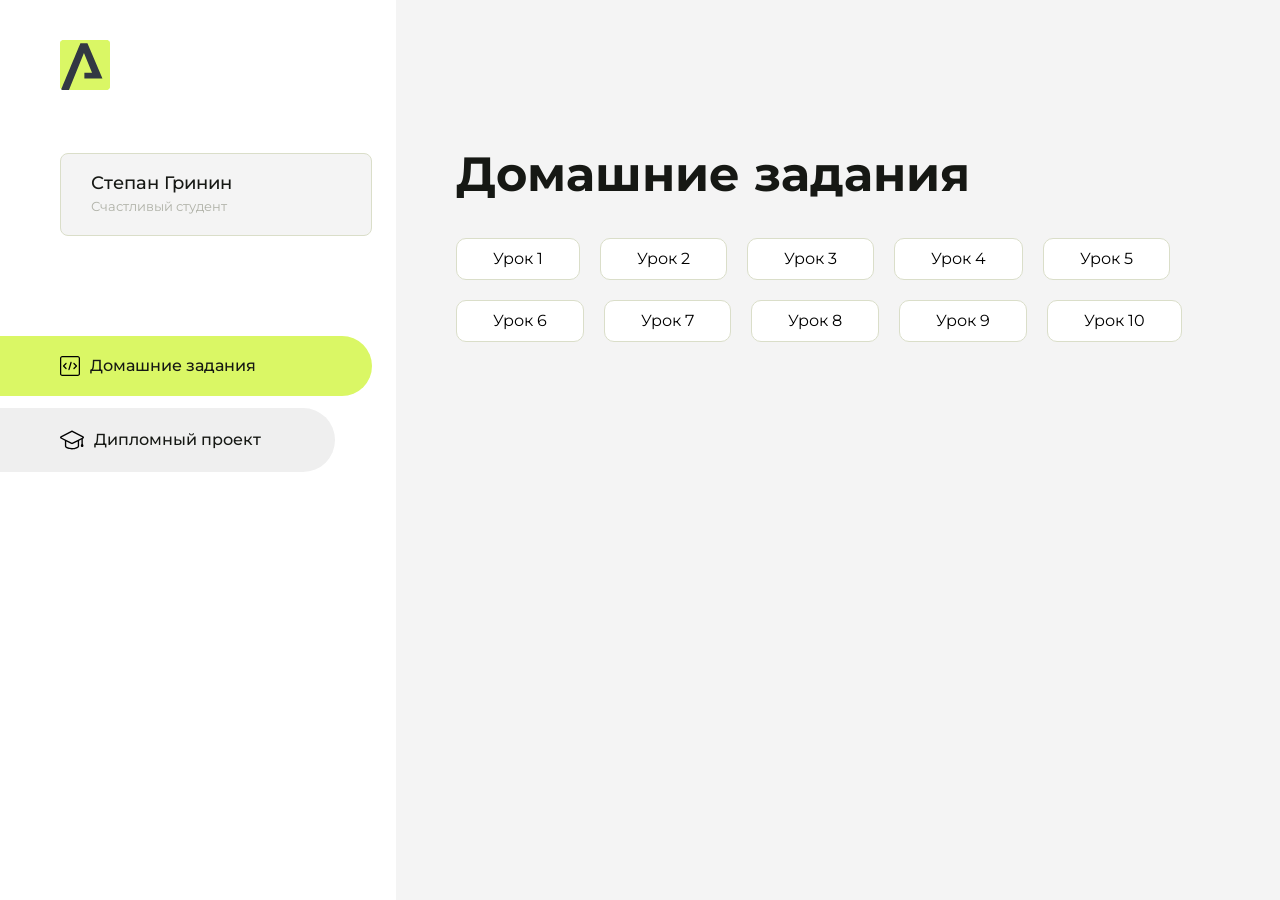
<file: index.html>
<!DOCTYPE html>
<html lang="en">
<head>
    <meta charset="UTF-8">
    <meta name="viewport" content="width=device-width, initial-scale=1.0">
    <title>Домашняя работа</title>
    <link rel="shortcut icon" href="src/logo.ico" type="image/x-icon">
    <link rel="preconnect" href="https://fonts.googleapis.com">
    <link rel="preconnect" href="https://fonts.gstatic.com" crossorigin>
    <link href="https://fonts.googleapis.com/css2?family=Montserrat:wght@400;500;700&family=Rubik:wght@500&display=swap"
          rel="stylesheet">
    <link rel="stylesheet" href="src/style.css">
</head>
<body id="body">
<div class="overlay" id="overlay"></div>
<div class="layout">
    <div class="burger" id="burger">
        <svg viewBox="0 0 24 24" fill="none" xmlns="http://www.w3.org/2000/svg">
            <g id="SVGRepo_bgCarrier" stroke-width="0"></g>
            <g id="SVGRepo_tracerCarrier" stroke-linecap="round" stroke-linejoin="round"></g>
            <g id="SVGRepo_iconCarrier">
                <path d="M4 18L20 18" stroke="#DAF765" stroke-width="2" stroke-linecap="round"></path>
                <path d="M4 12L20 12" stroke="#DAF765" stroke-width="2" stroke-linecap="round"></path>
                <path d="M4 6L20 6" stroke="#DAF765" stroke-width="2" stroke-linecap="round"></path>
            </g>
        </svg>
    </div>
    <aside class="sidebar" id="sidebar">
        <div class="sidebar__inner">
            <div class="logo">
                <svg width="50" height="50" viewBox="0 0 50 50" fill="none" xmlns="http://www.w3.org/2000/svg">
                    <g clip-path="url(#clip0_513_74730)">
                        <path d="M46.17 -0.257004H3.83C1.57281 -0.257004 -0.257 1.57281 -0.257 3.83V46.17C-0.257 48.4272 1.57281 50.257 3.83 50.257H46.17C48.4272 50.257 50.257 48.4272 50.257 46.17V3.83C50.257 1.57281 48.4272 -0.257004 46.17 -0.257004Z"
                              fill="#DAF765"/>
                        <path d="M24.375 38.4H42.461L27.441 3.1585H20.4355C20.4355 3.1585 6.7895 35.881 1.1945 49.294C2.015 50.0275 3.0945 50.257 3.6945 50.257H8.8445L23.954 13.07L32.0465 32.8285H24.375V38.4Z"
                              fill="#323843"/>
                    </g>
                    <defs>
                        <clipPath id="clip0_513_74730">
                            <rect width="50" height="50" fill="white"/>
                        </clipPath>
                    </defs>
                </svg>
            </div>
            <div class="sidebar__user">
                <div class="sidebar__name">Степан Гринин</div>
                <div class="sidebar__text">Счастливый студент</div>
            </div>
            <div class="sidebar__tabs">
                <div class="sidebar__item">
                    <button class="sidebar__button active" id="tasks">
                        <svg xmlns="http://www.w3.org/2000/svg" width="20" height="20" viewBox="0 0 20 20" fill="none">
                            <g clip-path="url(#clip0_704_74543)">
                                <path d="M17.7083 20H2.29167C1.0275 20 0 18.9725 0 17.7083V2.29167C0 1.0275 1.0275 0 2.29167 0H17.7083C18.9725 0 20 1.0275 20 2.29167V17.7083C20 18.9725 18.9725 20 17.7083 20ZM2.29167 1.25C1.7175 1.25 1.25 1.7175 1.25 2.29167V17.7083C1.25 18.2825 1.7175 18.75 2.29167 18.75H17.7083C18.2825 18.75 18.75 18.2825 18.75 17.7083V2.29167C18.75 1.7175 18.2825 1.25 17.7083 1.25H2.29167Z"
                                      fill="black"/>
                                <path d="M6.04167 13.125C5.88167 13.125 5.72167 13.0642 5.6 12.9417L3.1 10.4417C2.85583 10.1975 2.85583 9.80167 3.1 9.5575L5.6 7.0575C5.84417 6.81333 6.24 6.81333 6.48417 7.0575C6.72833 7.30167 6.72833 7.6975 6.48417 7.94167L4.42583 10L6.48417 12.0583C6.72833 12.3025 6.72833 12.6983 6.48417 12.9425C6.36167 13.0642 6.20167 13.125 6.04167 13.125Z"
                                      fill="black"/>
                                <path d="M8.95833 14.1667C8.9 14.1667 8.84 14.1583 8.78167 14.1417C8.45083 14.0442 8.26083 13.6967 8.35833 13.3658L10.4417 6.28251C10.5392 5.95084 10.8892 5.76417 11.2175 5.85917C11.5483 5.95667 11.7383 6.30417 11.6408 6.63501L9.5575 13.7183C9.47833 13.9908 9.22833 14.1667 8.95833 14.1667Z"
                                      fill="black"/>
                                <path d="M13.9583 13.125C13.7983 13.125 13.6383 13.0642 13.5167 12.9417C13.2725 12.6975 13.2725 12.3017 13.5167 12.0575L15.575 9.99916L13.5167 7.94083C13.2725 7.69666 13.2725 7.30083 13.5167 7.05666C13.7608 6.81249 14.1567 6.81249 14.4008 7.05666L16.9008 9.55666C17.145 9.80083 17.145 10.1967 16.9008 10.4408L14.4008 12.9408C14.2783 13.0642 14.1183 13.125 13.9583 13.125Z"
                                      fill="black"/>
                            </g>
                            <defs>
                                <clipPath id="clip0_704_74543">
                                    <rect width="20" height="20" fill="white"/>
                                </clipPath>
                            </defs>
                        </svg>
                        <span>Домашние задания</span></button>
                </div>
                <div class="sidebar__item">
                    <button class="sidebar__button" id="diplom">
                        <svg xmlns="http://www.w3.org/2000/svg" width="24" height="24" viewBox="0 0 24 24" fill="none">
                            <g clip-path="url(#clip0_704_74553)">
                                <path d="M23.2628 10.5971C23.7176 10.365 24 9.90375 24 9.39337C24 8.883 23.7176 8.42175 23.2628 8.18962L12.6135 2.75362C12.2291 2.55824 11.7705 2.55787 11.3854 2.75399L0.736875 8.19C0.282375 8.42175 0 8.883 0 9.39337C0 9.90375 0.282375 10.365 0.736875 10.5971L4.89038 12.7177V18.2074C4.89038 19.8154 8.412 21.393 12 21.393C15.5884 21.393 19.1096 19.815 19.1096 18.2074V12.7174L21.4609 11.517V15.8017L20.901 17.2305C20.7409 17.6389 20.7934 18.0994 21.0405 18.4616C21.2876 18.8246 21.6979 19.041 22.1366 19.041C22.5754 19.041 22.9852 18.8246 23.2324 18.462C23.4795 18.099 23.532 17.6385 23.3719 17.2301L22.8124 15.8021V10.827L23.2628 10.5971ZM17.7623 18.1721C17.6198 18.6375 15.3491 20.0419 12 20.0419C8.65088 20.0419 6.38025 18.6375 6.2415 18.2074V12.3037L6.23887 12.3019C6.23812 12.057 6.1065 11.8207 5.87325 11.7019L1.3515 9.39337L12 3.95737L22.6489 9.39337L12 14.8294L5.87325 11.7019C5.54063 11.5331 4.6695 11.6674 4.5 12C4.33012 12.3322 4.55813 12.5479 4.89038 12.7177L11.3857 16.0331C11.5781 16.1314 11.7889 16.1805 12 16.1805C12.2107 16.1805 12.4222 16.1314 12.6146 16.0331L17.7593 13.407L17.7623 18.1721Z"
                                      fill="black"/>
                            </g>
                            <defs>
                                <clipPath id="clip0_704_74553">
                                    <rect width="24" height="24" fill="white"/>
                                </clipPath>
                            </defs>
                        </svg>
                        <span>Дипломный проект</span></button>
                </div>
            </div>
        </div>

    </aside>
    <div class="content">
        <div class="container">
            <div class="content__block" id="tasksBlock">
                <div class="content__title">Домашние задания</div>
                <ul class="content__list">
                    <li class="content__list-item">
                        <a href="hello aroken/index.html">Урок 1</a>
                    </li>
                    <li class="content__list-item">
                        <a href="first project/index.html">Урок 2</a>
                    </li>
                     <li class="content__list-item">
                        <a href="kalendar/kalendar.html">Урок 3</a>
                    </li>
                    <li class="content__list-item">
                        <a href="form/index.html">Урок 4</a>
                    </li>
                    <li class="content__list-item">
                        <a href="fit-studio/article.html">Урок 5</a>
                    </li>
                    <li class="content__list-item">
                        <a href="flex/index.html">Урок 6</a>
                    </li>
                    <li class="content__list-item">
                        <a href="fit-studio-2/article.html">Урок 7</a>
                    </li>
                    <li class="content__list-item">
                        <a href="form-2/index.html">Урок 8</a>
                    </li>
                    <li class="content__list-item">
                        <a href="fit-studio-3/index.html">Урок 9</a>
                    </li>
                    <li class="content__list-item">
                        <a href="fit-studio-4/index.html">Урок 10</a>
                    </li>
                </ul>
            </div>
            <div class="content__block hidden" id="diplomBlock">
                <div class="content__title">Дипломный проект</div>
                <div class="content__list-diplom">
                    <a href="ПАПКА-С-НОМЕРОМ-УРОКА">Ссылка на ДЗ</a>
                </div>
                <div class="content__decor">
                    <div class="content__decor-text">Давай проверим, чему ты научился!</div>
                    <div class="content__decor-img">
                        <img src="src/decor.png" alt="decor">
                    </div>
                </div>
            </div>
        </div>
    </div>
</div>
<script src="src/index.js"></script>
</body>
</html>
</file>
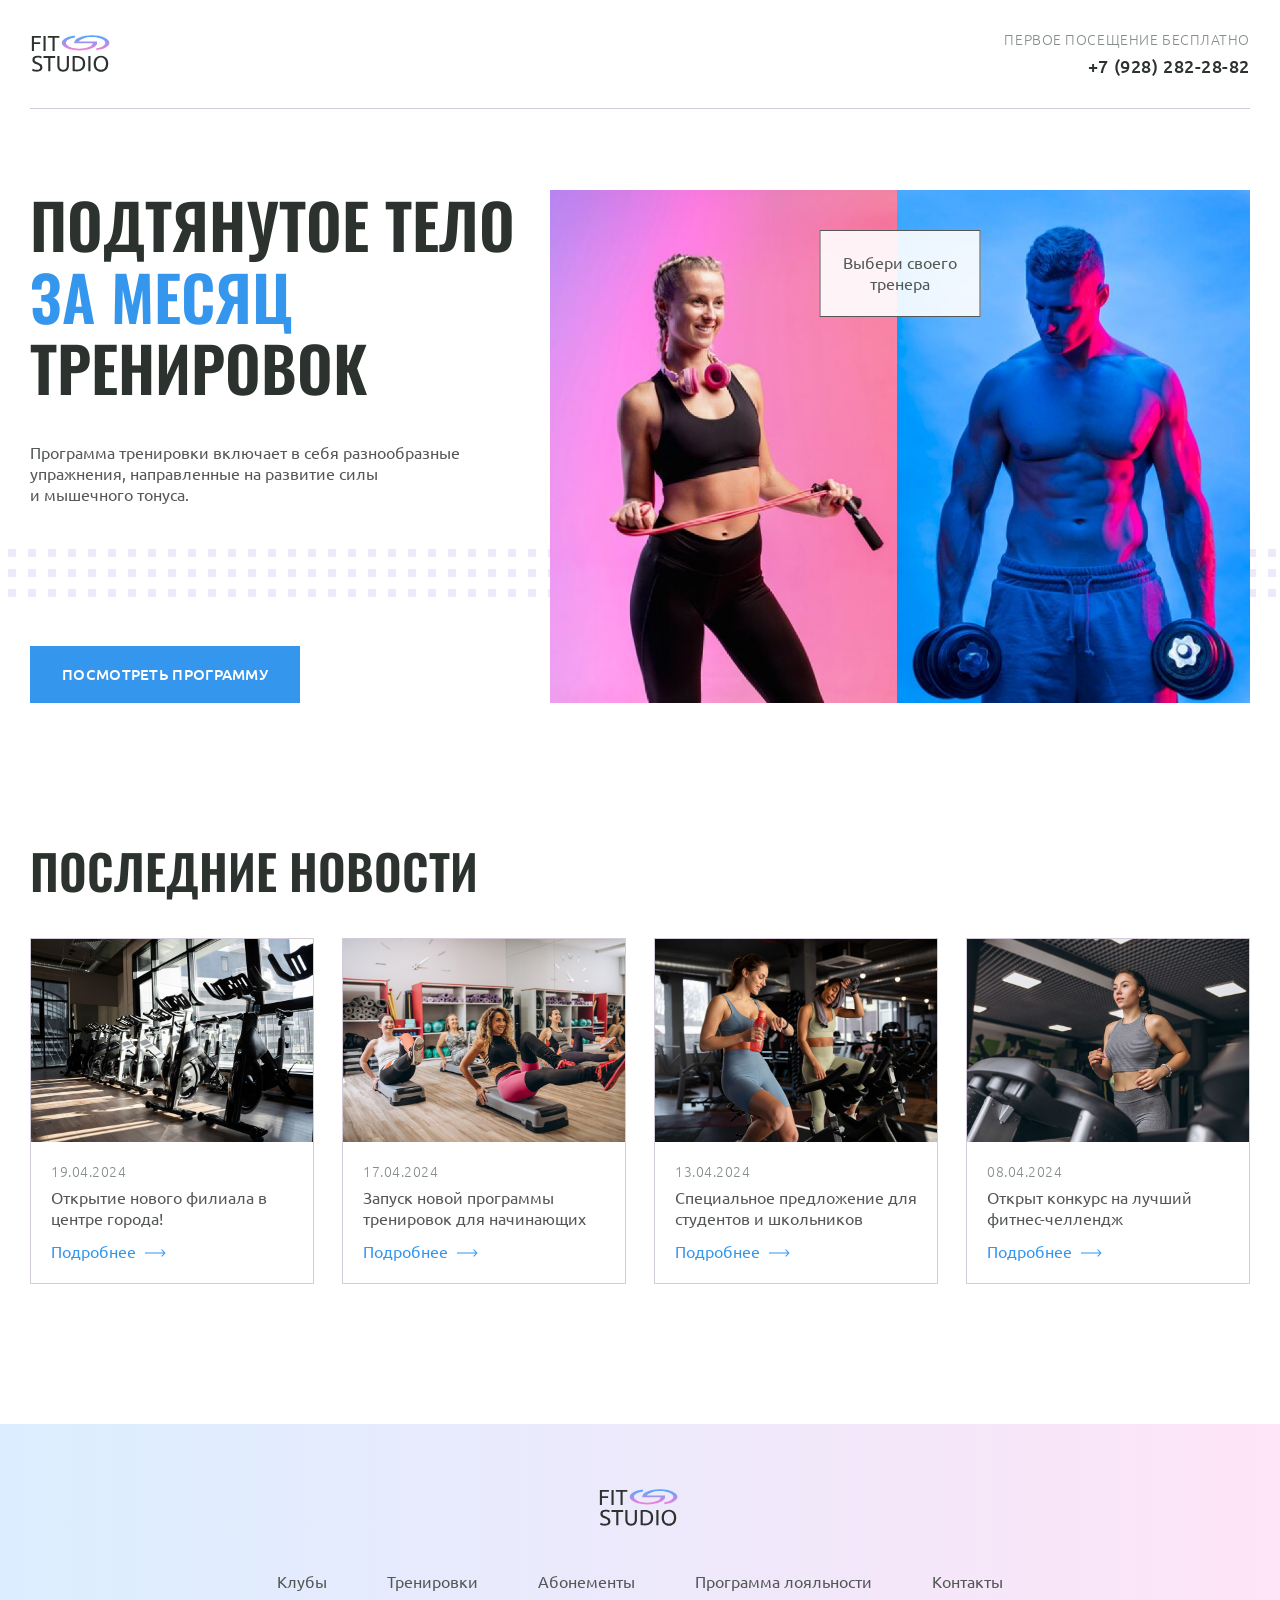
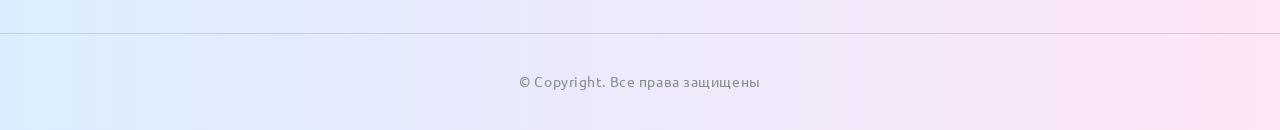
<file: fit-studio-4/index.html>
<!doctype html>
<html lang="ru">
  <head>
    <meta charset="UTF-8" />
    <meta name="viewport" content="width=device-width, initial-scale=1.0" />
    <title>Fit Studio - Главная</title>
    <link rel="stylesheet" href="./css/normalize.css" />
    <link rel="stylesheet" href="./css/fonts.css" />
    <link rel="stylesheet" href="./css/globals.css" />
    <link rel="stylesheet" href="./css/header.css" />
    <link rel="stylesheet" href="./css/index.css" />
    <link rel="stylesheet" href="./css/footer.css" />
    <link
      rel="icon"
      type="image/svg+xml"
      sizes="128x128"
      href="./img/favicon-icon.svg"
    />
  </head>
  <body>
    <header class="header">
      <div class="container">
        <div class="header-inner">
          <a href="/"
            ><img
              src="./img/logo-icon.svg"
              width="84"
              height="45"
              alt="Логотип Fit Studio"
          /></a>
          <div class="phone text-sub">
            <p>Первое посещение бесплатно</p>
            <a href="tel:+79282822882">+7 (928) 282-28-82</a>
          </div>
        </div>
      </div>
    </header>
    <section class="hero section">
      <div class="container hero-container">
        <div class="hero-info">
          <h1>Подтянутое тело <strong>за месяц</strong> тренировок</h1>
          <p class="text">
            Программа тренировки включает в себя разнообразные упражнения,
            направленные на развитие силы и мышечного тонуса.
          </p>
          <a class="button" href="#">Посмотреть программу</a>
        </div>
        <div class="hero-images">
          <p class="hero-choose text">Выбери своего тренера</p>
          <img
            src="./img/sporty-women.jpg"
            width="347"
            height="513"
            alt="Спортивная девушка держит в руках скакалку"
          />
          <img
            src="./img/sporty-man.jpg"
            width="353"
            height="513"
            alt="Спортивный мужчина держит в руках гантели"
          />
        </div>
      </div>
    </section>
    <section class="news section">
      <div class="container">
        <h2 class="title-large">Последние новости</h2>
        <div class="news-container">
          <article class="news-article">
            <header>
              <img
                src="./img/news/news-img-1.jpg"
                width="284"
                height="203"
                alt="Велотренажеры в спортивном зале"
              />
              <div class="news-info">
                <time class="news-date text-sub" datetime="2024-04-19"
                  >19.04.2024</time
                >
                <h3 class="text">Открытие нового филиала в центре города!</h3>
              </div>
            </header>
            <footer>
              <a class="news-link" href="article.html">Подробнее</a>
            </footer>
          </article>
          <article class="news-article">
            <header>
              <img
                src="./img/news/news-img-2.jpg"
                width="284"
                height="203"
                alt="Группа женщин занимается спортом"
              />
              <div class="news-info">
                <time class="news-date text-sub" datetime="2024-04-17"
                  >17.04.2024</time
                >
                <h3 class="text">
                  Запуск новой программы тренировок для начинающих
                </h3>
              </div>
            </header>
            <footer>
              <a class="news-link" href="article.html">Подробнее</a>
            </footer>
          </article>
          <article class="news-article">
            <header>
              <img
                src="./img/news/news-img-3.jpg"
                width="284"
                height="203"
                alt="Две девушки занимаются на велотренажерах"
              />
              <div class="news-info">
                <time class="news-date text-sub" datetime="2024-04-13"
                  >13.04.2024</time
                >
                <h3 class="text">
                  Специальное предложение для студентов и школьников
                </h3>
              </div>
            </header>
            <footer>
              <a class="news-link" href="article.html">Подробнее</a>
            </footer>
          </article>
          <article class="news-article">
            <header>
              <img
                src="./img/news/news-img-4.jpg"
                width="284"
                height="203"
                alt="Девушка на беговой дорожке"
              />
              <div class="news-info">
                <time class="news-date text-sub" datetime="2024-04-08"
                  >08.04.2024</time
                >
                <h3 class="text">Открыт конкурс на лучший фитнес-челлендж</h3>
              </div>
            </header>
            <footer>
              <a class="news-link" href="article.html">Подробнее</a>
            </footer>
          </article>
        </div>
      </div>
    </section>
    <footer class="footer">
      <div class="footer-top">
        <div class="container">
          <a class="footer-logo" href="/"
            ><img
              src="./img/logo-icon.svg"
              width="84"
              height="45"
              alt="Логотип Fit Studio"
          /></a>
          <nav class="menu">
            <ul>
              <li><a href="#">Клубы</a></li>
              <li><a href="#">Тренировки</a></li>
              <li><a href="#">Абонементы</a></li>
              <li><a href="#">Программа лояльности</a></li>
              <li><a href="#">Контакты</a></li>
            </ul>
          </nav>
        </div>
      </div>
      <div class="container">
        <p class="copyright">&copy; Copyright. Все права защищены</p>
      </div>
    </footer>
  </body>
</html>
</file>
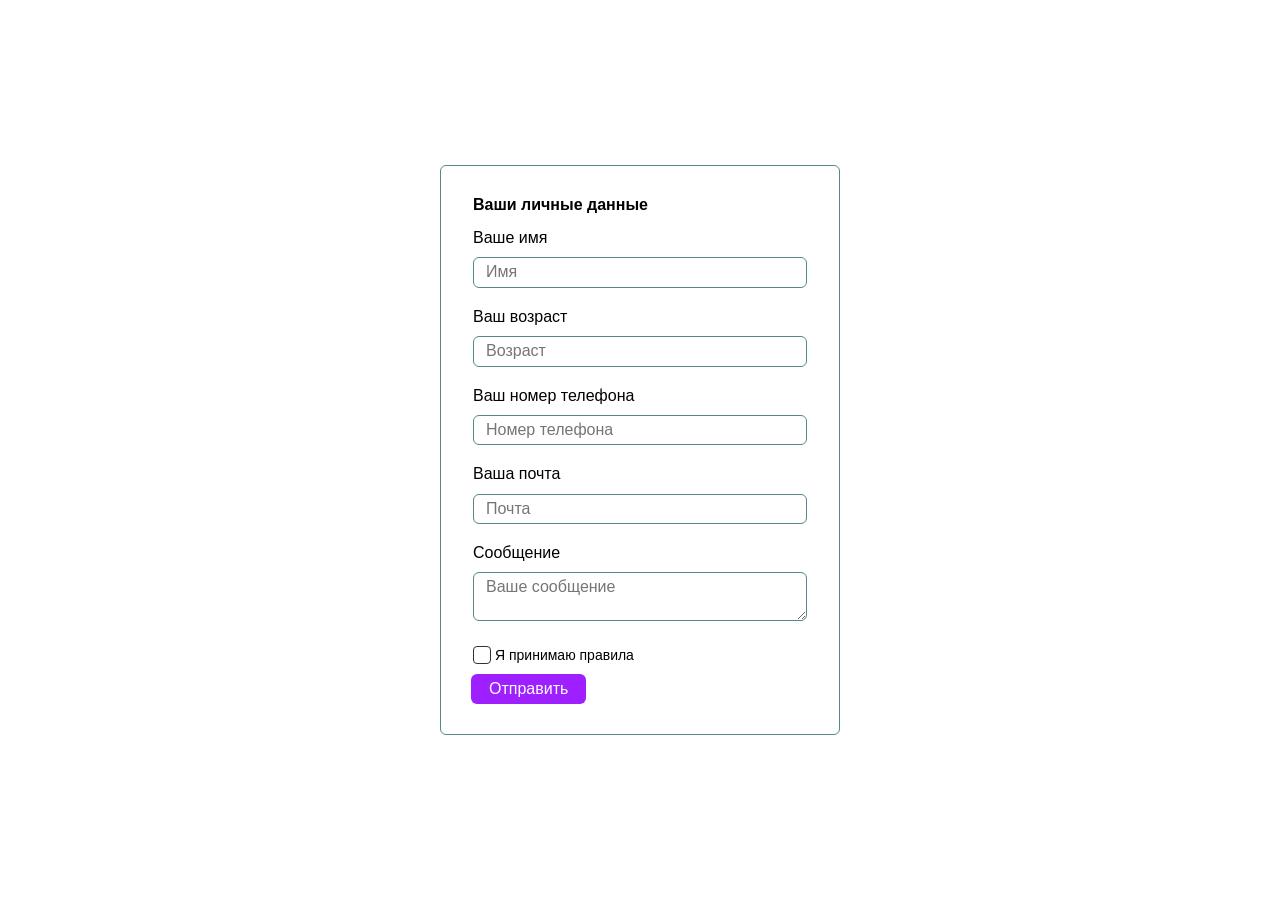
<file: form-2/index.html>
<!doctype html>
<html lang="ru">
  <head>
    <meta charset="UTF-8" />
    <meta name="viewport" content="width=device-width, initial-scale=1.0" />
    <link rel="stylesheet" href="./css/normalize.css" />
    <link rel="stylesheet" href="./css/style.css" />
    <title>Практика по формам</title>
  </head>
  <body>
    <form class="form">
      <fieldset class="form-group">
        <legend class="form-group-title">Ваши личные данные</legend>
        <label for="name" class="label">Ваше имя</label>
        <input
          id="name"
          class="input"
          type="text"
          name="name"
          placeholder="Имя"
          required
        />
        <label for="age" class="label">Ваш возраст</label>
        <input
          id="age"
          class="input"
          type="number"
          name="age"
          placeholder="Возраст"
          required
        />
        <label for="phone" class="label">Ваш номер телефона</label>
        <input
          id="phone"
          class="input"
          type="tel"
          name="phone"
          imputmode="numeric"
          placeholder="Номер телефона"
          required
        />
        <label for="email" class="label">Ваша почта</label>
        <input
          id="email"
          class="input"
          type="email"
          name="email"
          placeholder="Почта"
          required
        />
      </fieldset>
      <fieldset class="form-group">
        <label class="label" for="message">Сообщение</label>
        <textarea
          id="message"
          class="textarea"
          placeholder="Ваше сообщение"
          name="message"
          required
        ></textarea>
        <label class="label checkbox-label"
          ><input class="checkbox" type="checkbox" name="checkbox" required />
          <span class="checkbox-text">Я принимаю правила</span></label
        >
      </fieldset>
      <button class="button">Отправить</button>
    </form>
  </body>
</html>
</file>
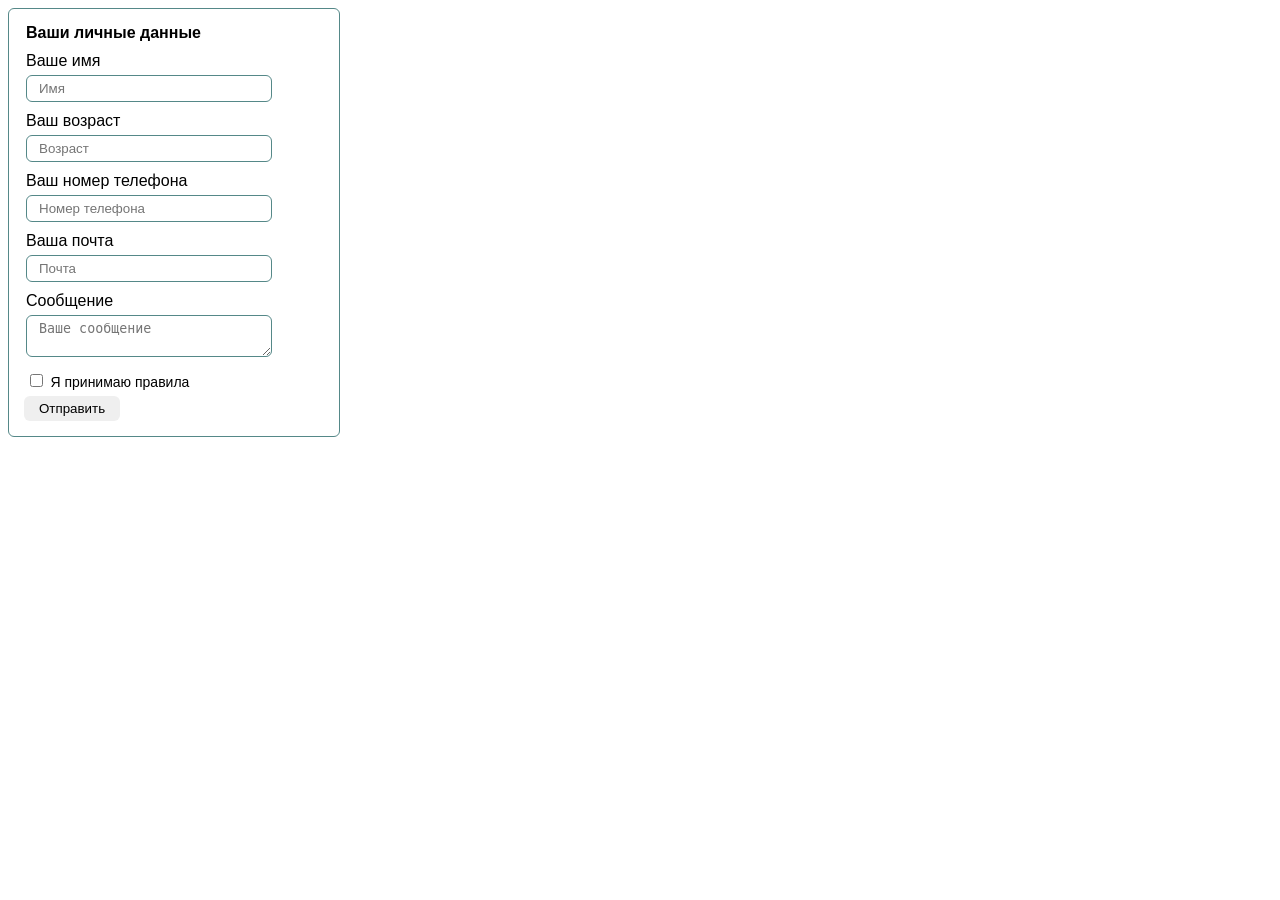
<file: form/index.html>
<!doctype html>
<html lang="ru">
  <head>
    <meta charset="UTF-8" />
    <meta name="viewport" content="width=device-width, initial-scale=1.0" />
    <link rel="stylesheet" href="style.css" />
    <title>Практика по формам</title>
  </head>
  <body>
    <form class="form">
      <fieldset class="form-group">
        <legend class="form-group-title">Ваши личные данные</legend>
        <label for="name" class="label">Ваше имя</label>
        <input
          id="name"
          class="input"
          type="text"
          name="name"
          placeholder="Имя"
          required
        />
        <label for="age" class="label">Ваш возраст</label>
        <input
          id="age"
          class="input"
          type="number"
          name="age"
          placeholder="Возраст"
          required
        />
        <label for="phone" class="label">Ваш номер телефона</label>
        <input
          id="phone"
          class="input"
          type="tel"
          name="phone"
          imputmode="numeric"
          placeholder="Номер телефона"
          required
        />
        <label for="email" class="label">Ваша почта</label>
        <input
          id="email"
          class="input"
          type="email"
          name="email"
          placeholder="Почта"
          required
        />
      </fieldset>
      <fieldset class="form-group">
        <label class="label" for="message">Сообщение</label>
        <textarea
          id="message"
          class="textarea"
          placeholder="Ваше сообщение"
          name="message"
          required
        ></textarea>
        <label class="label"
          ><input class="checkbox" type="checkbox" name="checkbox" required />
          <span class="checkbox-text">Я принимаю правила</span></label
        >
      </fieldset>
      <button class="button">Отправить</button>
    </form>
  </body>
</html>
</file>
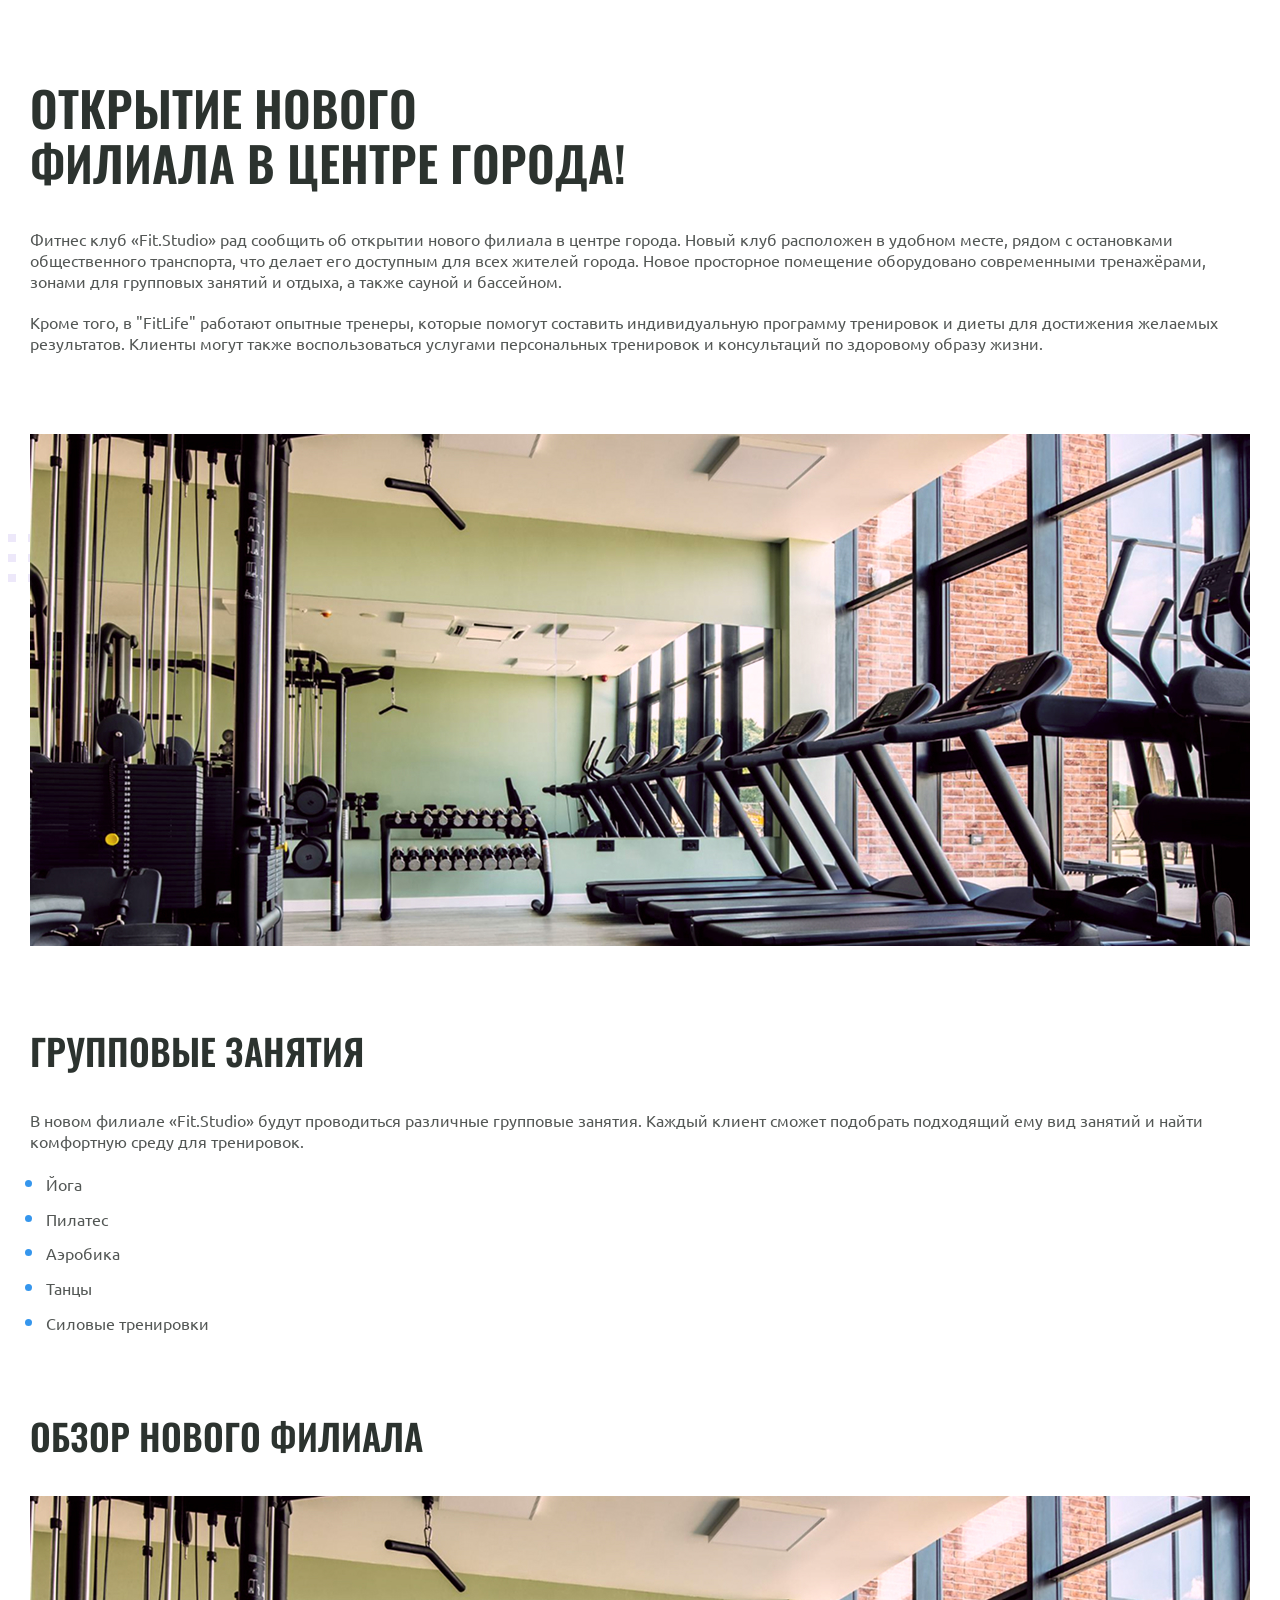
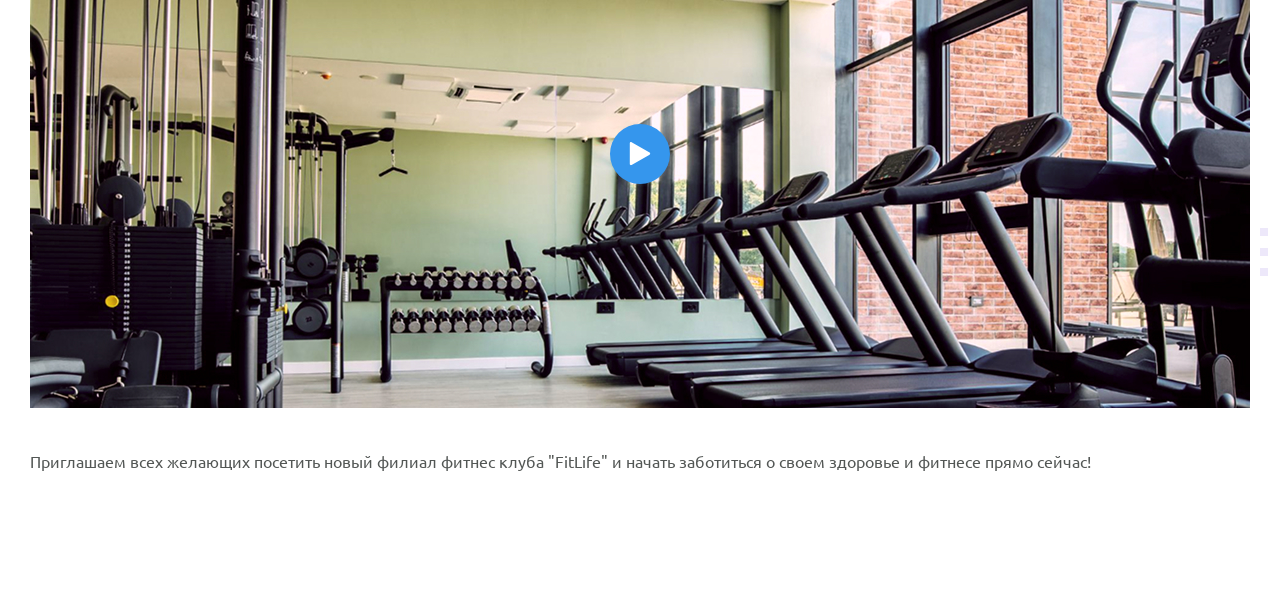
<file: fit-studio-2/article.html>
<!doctype html>
<html lang="ru">
  <head>
    <meta charset="UTF-8" />
    <meta name="viewport" content="width=device-width, initial-scale=1.0" />
    <title>Fit Studio - открытие нового филиала!</title>
    <link rel="stylesheet" href="./css/normalize.css" />
    <link rel="stylesheet" href="./css/fonts.css" />
    <link rel="stylesheet" href="./css/article.css" />
  </head>
  <body>
    <article class="article">
      <div class="container">
        <h1 class="article-title article-title-large">
          Открытие нового филиала в центре города!
        </h1>
        <p class="article-text">
          Фитнес клуб «Fit.Studio» рад сообщить об открытии нового филиала
          в центре города. Новый клуб расположен в удобном месте, рядом
          с остановками общественного транспорта, что делает его доступным
          для всех жителей города. Новое просторное помещение оборудовано
          современными тренажёрами, зонами для групповых занятий и отдыха,
          а также сауной и бассейном.
        </p>
        <p class="article-text article-mb-1">
          Кроме того, в "FitLife" работают опытные тренеры, которые помогут
          составить индивидуальную программу тренировок и диеты для достижения
          желаемых результатов. Клиенты могут также воспользоваться услугами
          персональных тренировок и консультаций по здоровому образу жизни.
        </p>
        <div class="article-decor-wrapper article-decor-wrapper-1 article-mb-1">
          <img
            class="article-img"
            src="./img/gym.jpg"
            width="1220"
            height="512"
            alt="Тренажерный зал"
          />
        </div>

        <h2 class="article-title article-title-medium">Групповые занятия</h2>
        <p class="article-text">
          В новом филиале «Fit.Studio» будут проводиться различные групповые
          занятия. Каждый клиент сможет подобрать подходящий ему вид занятий
          и найти комфортную среду для тренировок.
        </p>
        <ul class="article-list article-text article-mb-1">
          <li class="article-item">Йога</li>
          <li class="article-item">Пилатес</li>
          <li class="article-item">Аэробика</li>
          <li class="article-item">Танцы</li>
          <li class="article-item">Силовые тренировки</li>
        </ul>
        <h2 class="article-title article-title-medium">Обзор нового филиала</h2>
        <div class="article-decor-wrapper article-decor-wrapper-2 article-mb-2">
          <button class="article-play-button">
            <img src="./img/play.svg" width="24" height="24" alt="Запустить" />
          </button>
          <img
            class="article-img"
            src="./img/gym.jpg"
            width="1220"
            height="512"
            alt="Тренажерный зал"
          />
        </div>
        <p class="article-text">
          Приглашаем всех желающих посетить новый филиал фитнес клуба "FitLife"
          и начать заботиться о своем здоровье и фитнесе прямо сейчас!
        </p>
      </div>
    </article>
  </body>
</html>
</file>
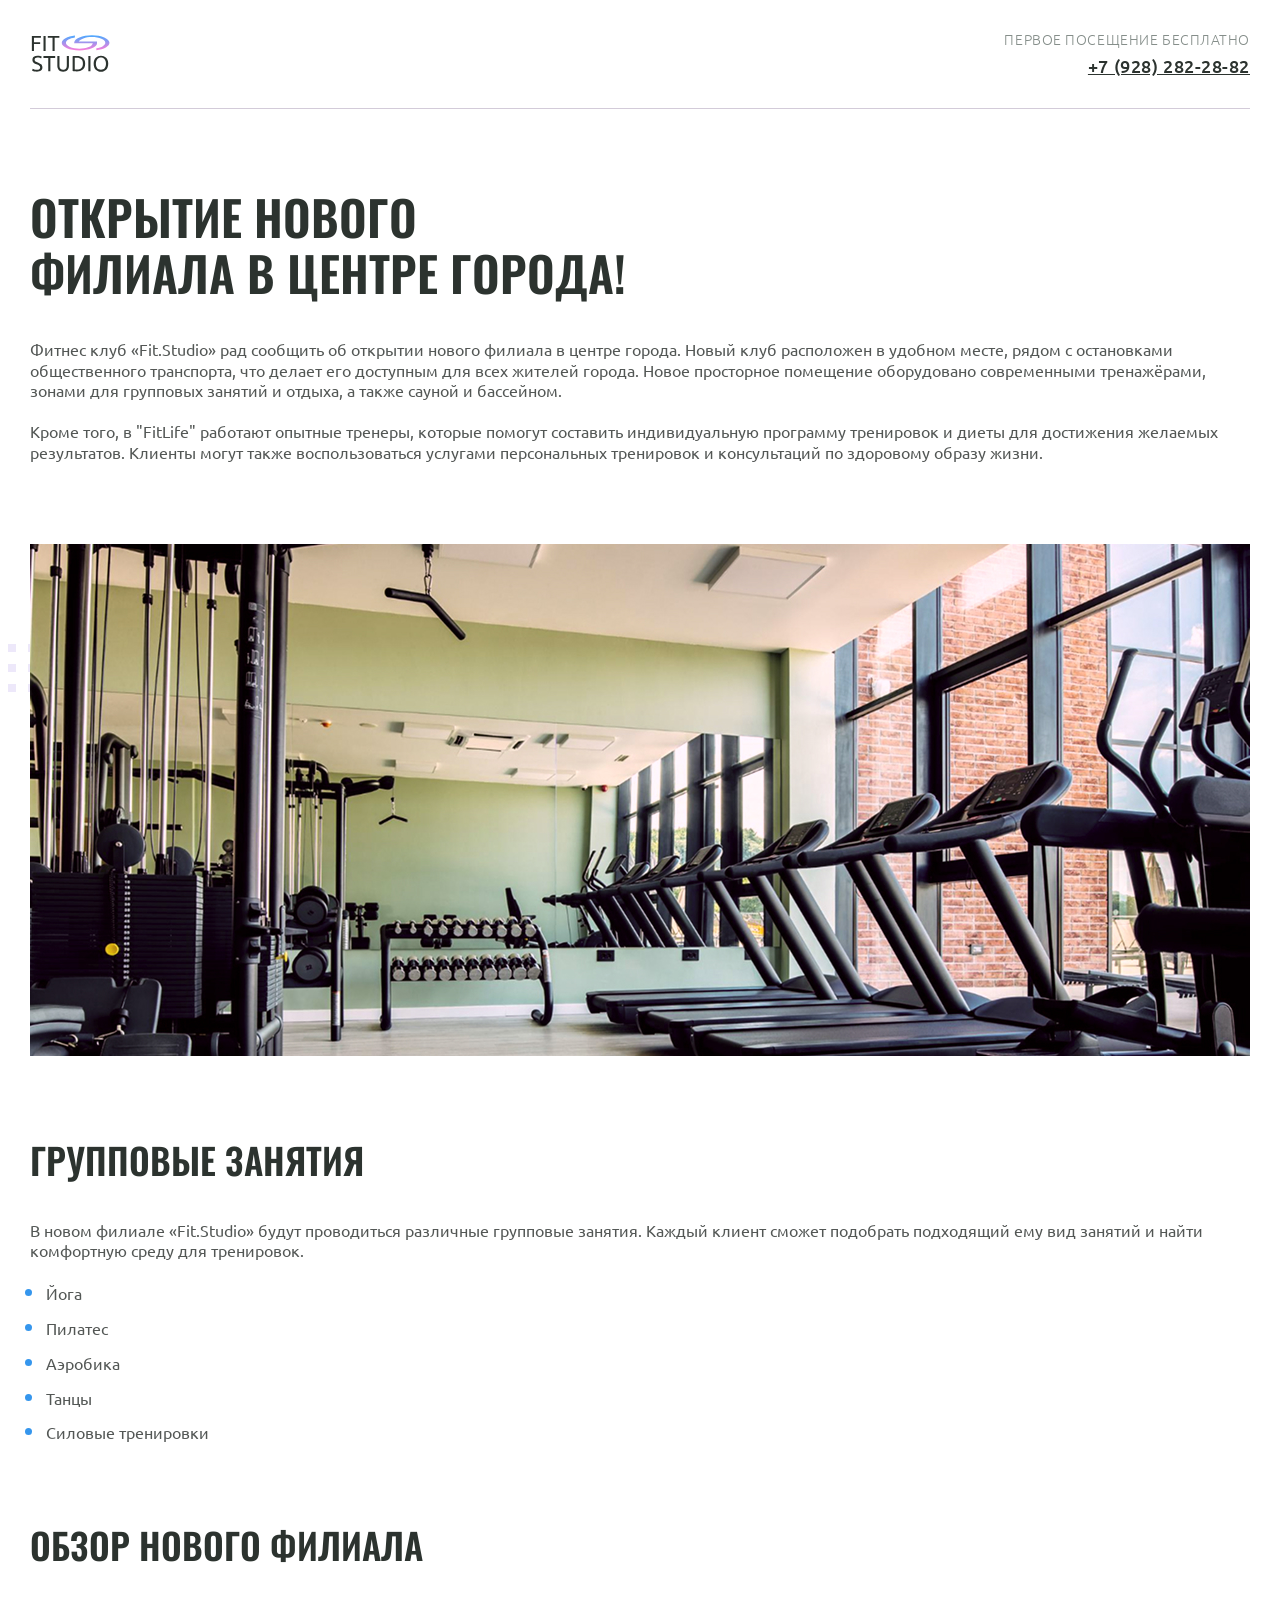
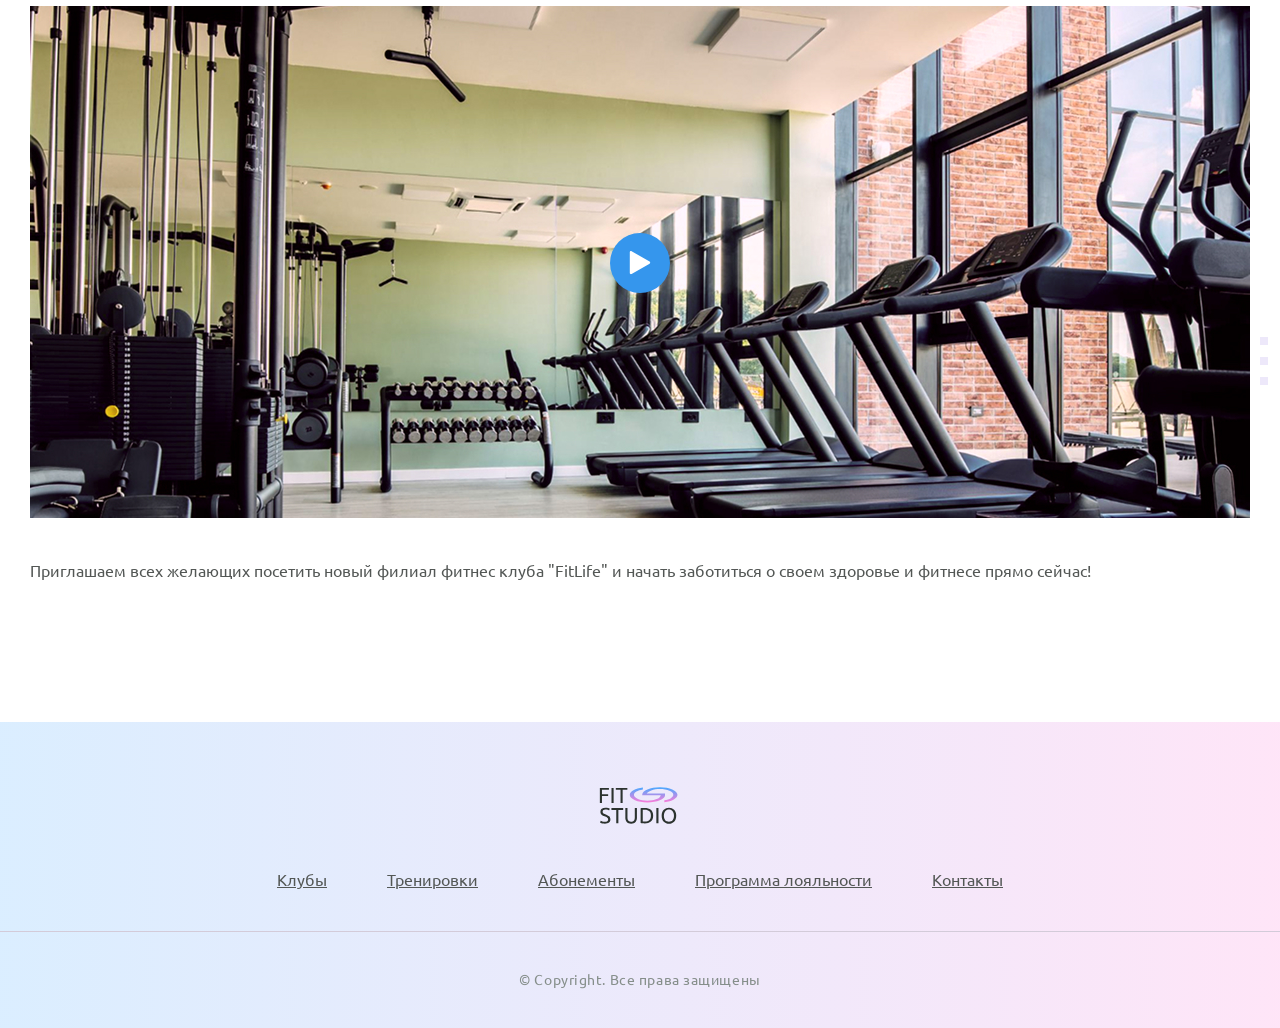
<file: fit-studio-3/article.html>
<!doctype html>
<html lang="ru">
  <head>
    <meta charset="UTF-8" />
    <meta name="viewport" content="width=device-width, initial-scale=1.0" />
    <title>Fit Studio - открытие нового филиала!</title>
    <link rel="stylesheet" href="./css/normalize.css" />
    <link rel="stylesheet" href="./css/fonts.css" />
    <link rel="stylesheet" href="./css/globals.css" />
    <link rel="stylesheet" href="./css/header.css" />
    <link rel="stylesheet" href="./css/article.css" />
    <link rel="stylesheet" href="./css/footer.css" />
    <link
      rel="icon"
      type="image/svg+xml"
      sizes="128x128"
      href="./img/favicon-icon.svg"
    />
  </head>
  <body>
    <header class="header">
      <div class="container">
        <div class="header-inner">
          <a href="/"
            ><img
              src="./img/logo-icon.svg"
              width="84"
              height="45"
              alt="Логотип Fit Studio"
          /></a>
          <div class="phone">
            <p>Первое посещение бесплатно</p>
            <a href="tel:+79282822882">+7 (928) 282-28-82</a>
          </div>
        </div>
      </div>
    </header>
    <article class="article">
      <div class="container">
        <h1 class="article-title article-title-large">
          Открытие нового филиала в центре города!
        </h1>
        <p class="article-text">
          Фитнес клуб «Fit.Studio» рад сообщить об открытии нового филиала
          в центре города. Новый клуб расположен в удобном месте, рядом
          с остановками общественного транспорта, что делает его доступным
          для всех жителей города. Новое просторное помещение оборудовано
          современными тренажёрами, зонами для групповых занятий и отдыха,
          а также сауной и бассейном.
        </p>
        <p class="article-text article-mb-1">
          Кроме того, в "FitLife" работают опытные тренеры, которые помогут
          составить индивидуальную программу тренировок и диеты для достижения
          желаемых результатов. Клиенты могут также воспользоваться услугами
          персональных тренировок и консультаций по здоровому образу жизни.
        </p>
        <div class="article-decor-wrapper article-decor-wrapper-1 article-mb-1">
          <img
            class="article-img"
            src="./img/gym.jpg"
            width="1220"
            height="512"
            alt="Тренажерный зал"
          />
        </div>

        <h2 class="article-title article-title-medium">Групповые занятия</h2>
        <p class="article-text">
          В новом филиале «Fit.Studio» будут проводиться различные групповые
          занятия. Каждый клиент сможет подобрать подходящий ему вид занятий
          и найти комфортную среду для тренировок.
        </p>
        <ul class="article-list article-text article-mb-1">
          <li class="article-item">Йога</li>
          <li class="article-item">Пилатес</li>
          <li class="article-item">Аэробика</li>
          <li class="article-item">Танцы</li>
          <li class="article-item">Силовые тренировки</li>
        </ul>
        <h2 class="article-title article-title-medium">Обзор нового филиала</h2>
        <div class="article-decor-wrapper article-decor-wrapper-2 article-mb-2">
          <button class="article-play-button">
            <img src="./img/play.svg" width="24" height="24" alt="Запустить" />
          </button>
          <img
            class="article-img"
            src="./img/gym.jpg"
            width="1220"
            height="512"
            alt="Тренажерный зал"
          />
        </div>
        <p class="article-text">
          Приглашаем всех желающих посетить новый филиал фитнес клуба "FitLife"
          и начать заботиться о своем здоровье и фитнесе прямо сейчас!
        </p>
      </div>
    </article>
    <footer class="footer">
      <div class="footer-top">
        <div class="container">
          <a class="footer-logo" href="/"
            ><img
              src="./img/logo-icon.svg"
              width="84"
              height="45"
              alt="Логотип Fit Studio"
          /></a>
          <nav class="menu">
            <ul>
              <li><a href="#">Клубы</a></li>
              <li><a href="#">Тренировки</a></li>
              <li><a href="#">Абонементы</a></li>
              <li><a href="#">Программа лояльности</a></li>
              <li><a href="#">Контакты</a></li>
            </ul>
          </nav>
        </div>
      </div>
      <div class="container">
        <p class="copyright">&copy; Copyright. Все права защищены</p>
      </div>
    </footer>
  </body>
</html>
</file>
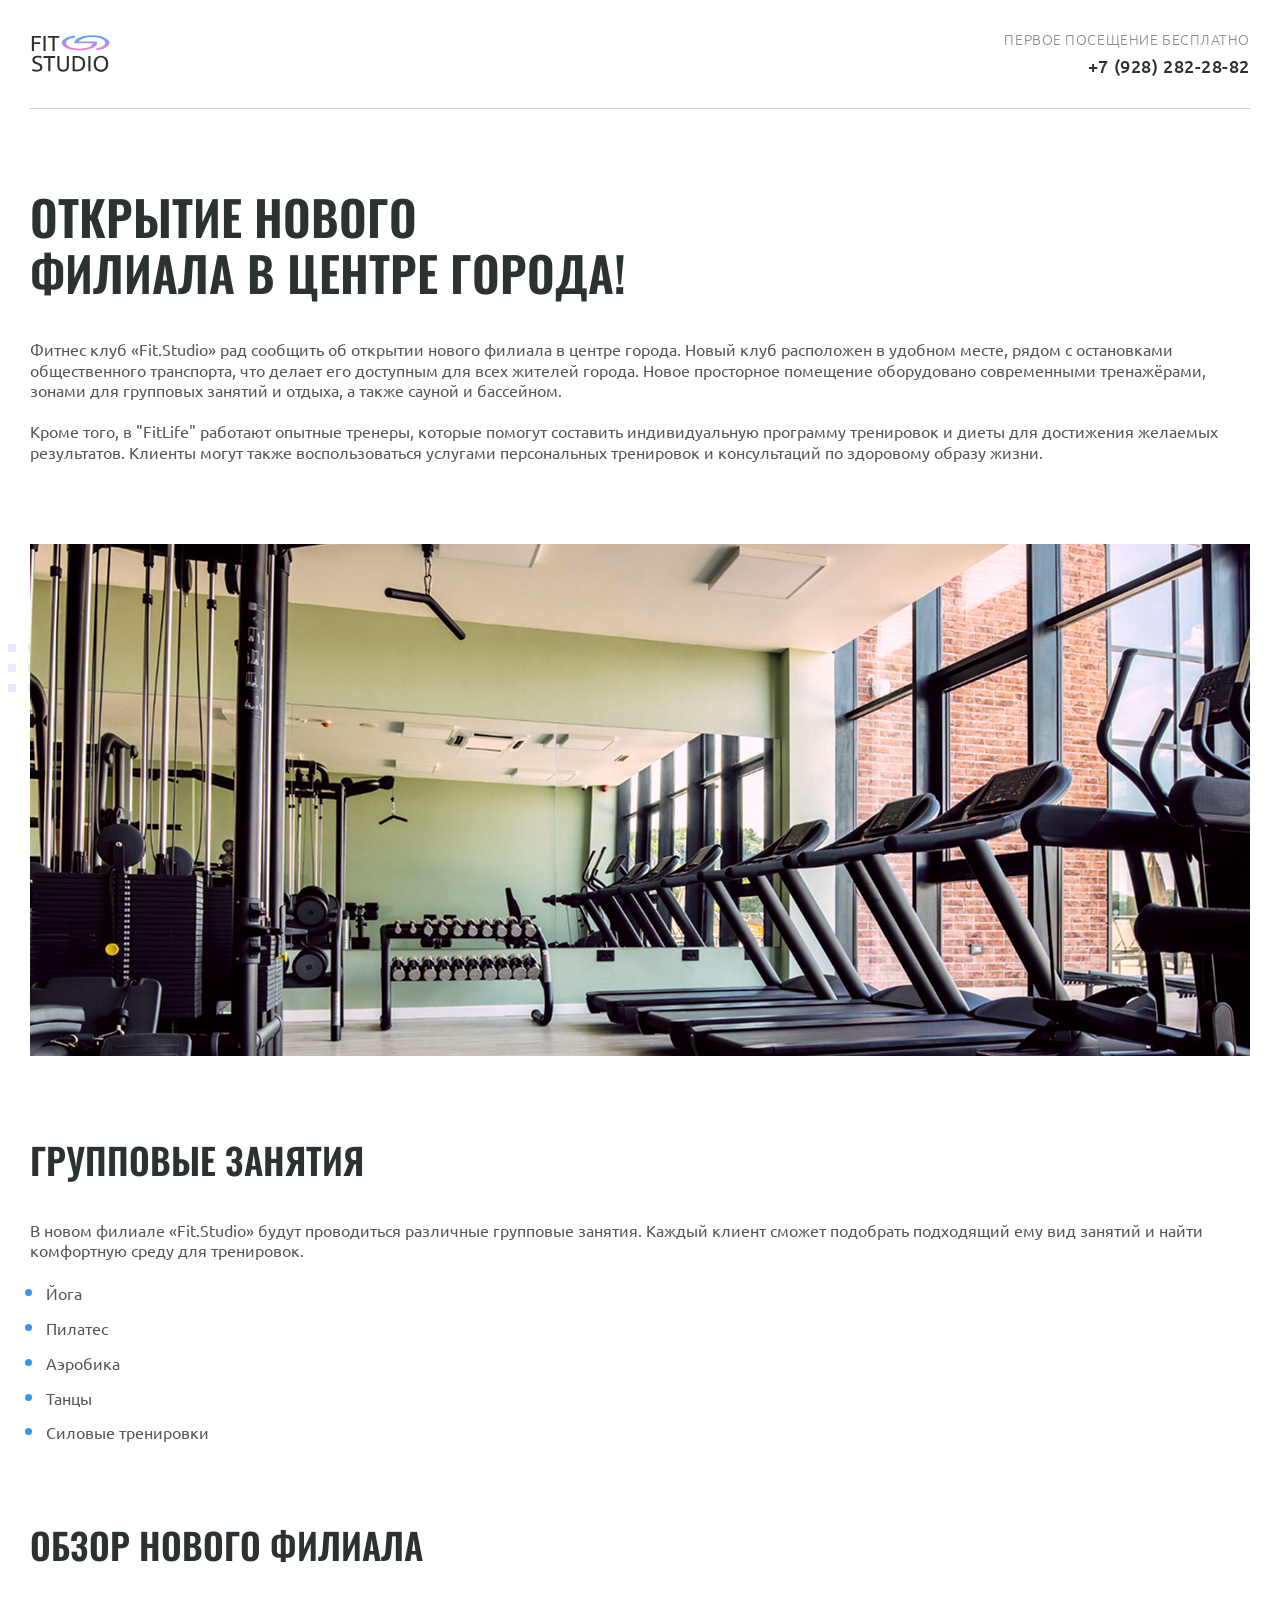
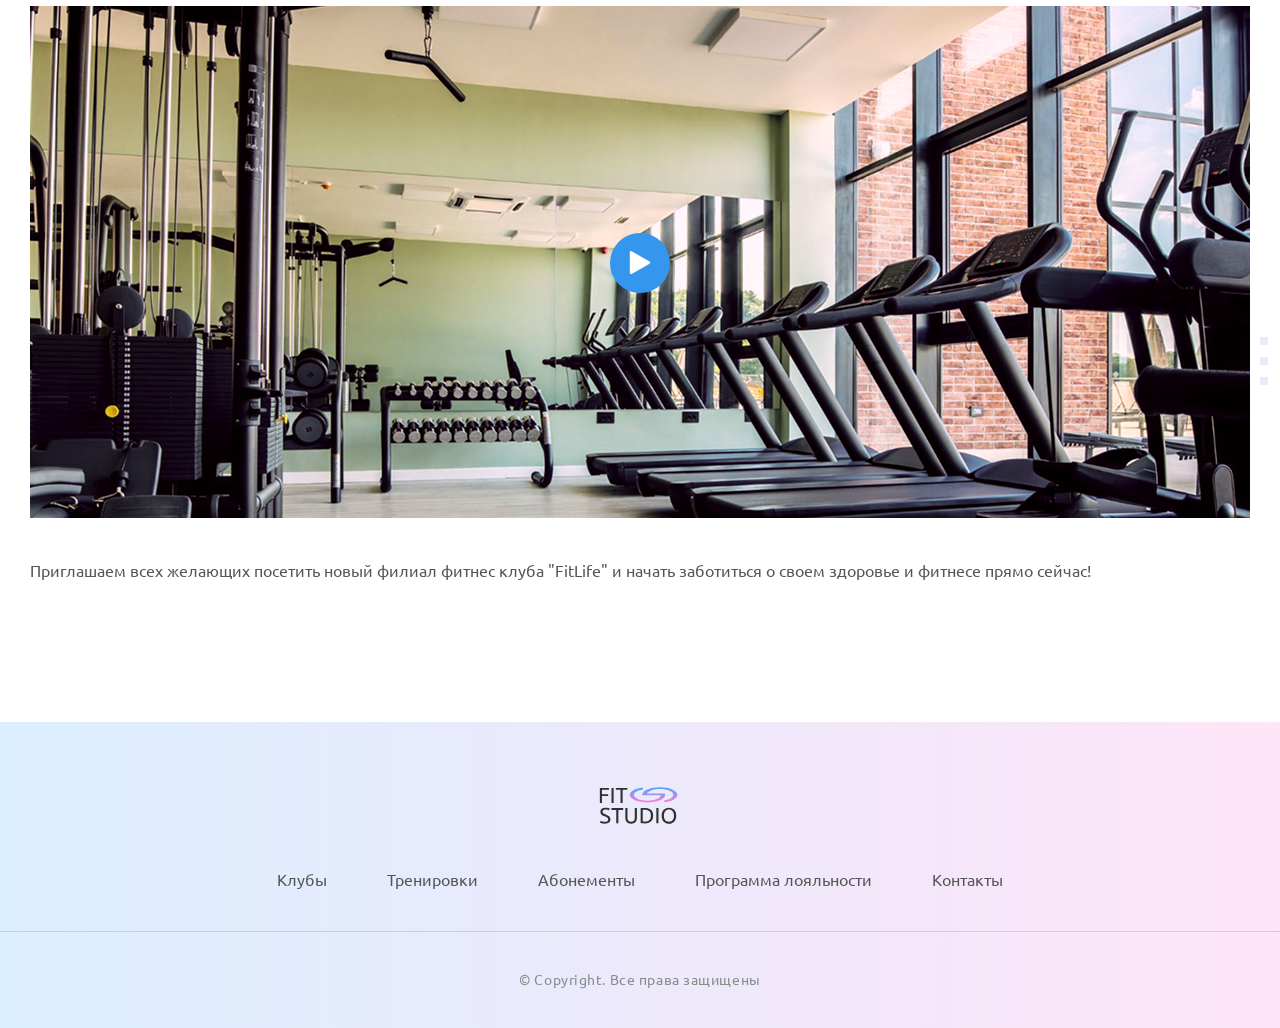
<file: fit-studio-4/article.html>
<!doctype html>
<html lang="ru">
  <head>
    <meta charset="UTF-8" />
    <meta name="viewport" content="width=device-width, initial-scale=1.0" />
    <title>Fit Studio - открытие нового филиала!</title>
    <link rel="stylesheet" href="./css/normalize.css" />
    <link rel="stylesheet" href="./css/fonts.css" />
    <link rel="stylesheet" href="./css/globals.css" />
    <link rel="stylesheet" href="./css/header.css" />
    <link rel="stylesheet" href="./css/article.css" />
    <link rel="stylesheet" href="./css/footer.css" />
    <link
      rel="icon"
      type="image/svg+xml"
      sizes="128x128"
      href="./img/favicon-icon.svg"
    />
  </head>
  <body>
    <header class="header">
      <div class="container">
        <div class="header-inner">
          <a href="/"
            ><img
              src="./img/logo-icon.svg"
              width="84"
              height="45"
              alt="Логотип Fit Studio"
          /></a>
          <div class="phone text-sub">
            <p>Первое посещение бесплатно</p>
            <a href="tel:+79282822882">+7 (928) 282-28-82</a>
          </div>
        </div>
      </div>
    </header>
    <article class="article">
      <div class="container">
        <h1 class="title-large">Открытие нового филиала в центре города!</h1>
        <p class="article-text">
          Фитнес клуб «Fit.Studio» рад сообщить об открытии нового филиала
          в центре города. Новый клуб расположен в удобном месте, рядом
          с остановками общественного транспорта, что делает его доступным
          для всех жителей города. Новое просторное помещение оборудовано
          современными тренажёрами, зонами для групповых занятий и отдыха,
          а также сауной и бассейном.
        </p>
        <p class="article-text article-mb-1">
          Кроме того, в "FitLife" работают опытные тренеры, которые помогут
          составить индивидуальную программу тренировок и диеты для достижения
          желаемых результатов. Клиенты могут также воспользоваться услугами
          персональных тренировок и консультаций по здоровому образу жизни.
        </p>
        <div class="article-decor-wrapper article-decor-wrapper-1 article-mb-1">
          <img
            class="article-img"
            src="./img/gym.jpg"
            width="1220"
            height="512"
            alt="Тренажерный зал"
          />
        </div>

        <h2 class="title-large article-title-medium">Групповые занятия</h2>
        <p class="article-text">
          В новом филиале «Fit.Studio» будут проводиться различные групповые
          занятия. Каждый клиент сможет подобрать подходящий ему вид занятий
          и найти комфортную среду для тренировок.
        </p>
        <ul class="article-list article-text article-mb-1">
          <li class="article-item">Йога</li>
          <li class="article-item">Пилатес</li>
          <li class="article-item">Аэробика</li>
          <li class="article-item">Танцы</li>
          <li class="article-item">Силовые тренировки</li>
        </ul>
        <h2 class="title-large article-title-medium">Обзор нового филиала</h2>
        <div class="article-decor-wrapper article-decor-wrapper-2 article-mb-2">
          <button class="article-play-button">
            <img src="./img/play.svg" width="24" height="24" alt="Запустить" />
          </button>
          <img
            class="article-img"
            src="./img/gym.jpg"
            width="1220"
            height="512"
            alt="Тренажерный зал"
          />
        </div>
        <p class="article-text">
          Приглашаем всех желающих посетить новый филиал фитнес клуба "FitLife"
          и начать заботиться о своем здоровье и фитнесе прямо сейчас!
        </p>
      </div>
    </article>
    <footer class="footer">
      <div class="footer-top">
        <div class="container">
          <a class="footer-logo" href="/"
            ><img
              src="./img/logo-icon.svg"
              width="84"
              height="45"
              alt="Логотип Fit Studio"
          /></a>
          <nav class="menu">
            <ul>
              <li><a href="#">Клубы</a></li>
              <li><a href="#">Тренировки</a></li>
              <li><a href="#">Абонементы</a></li>
              <li><a href="#">Программа лояльности</a></li>
              <li><a href="#">Контакты</a></li>
            </ul>
          </nav>
        </div>
      </div>
      <div class="container">
        <p class="copyright">&copy; Copyright. Все права защищены</p>
      </div>
    </footer>
  </body>
</html>
</file>
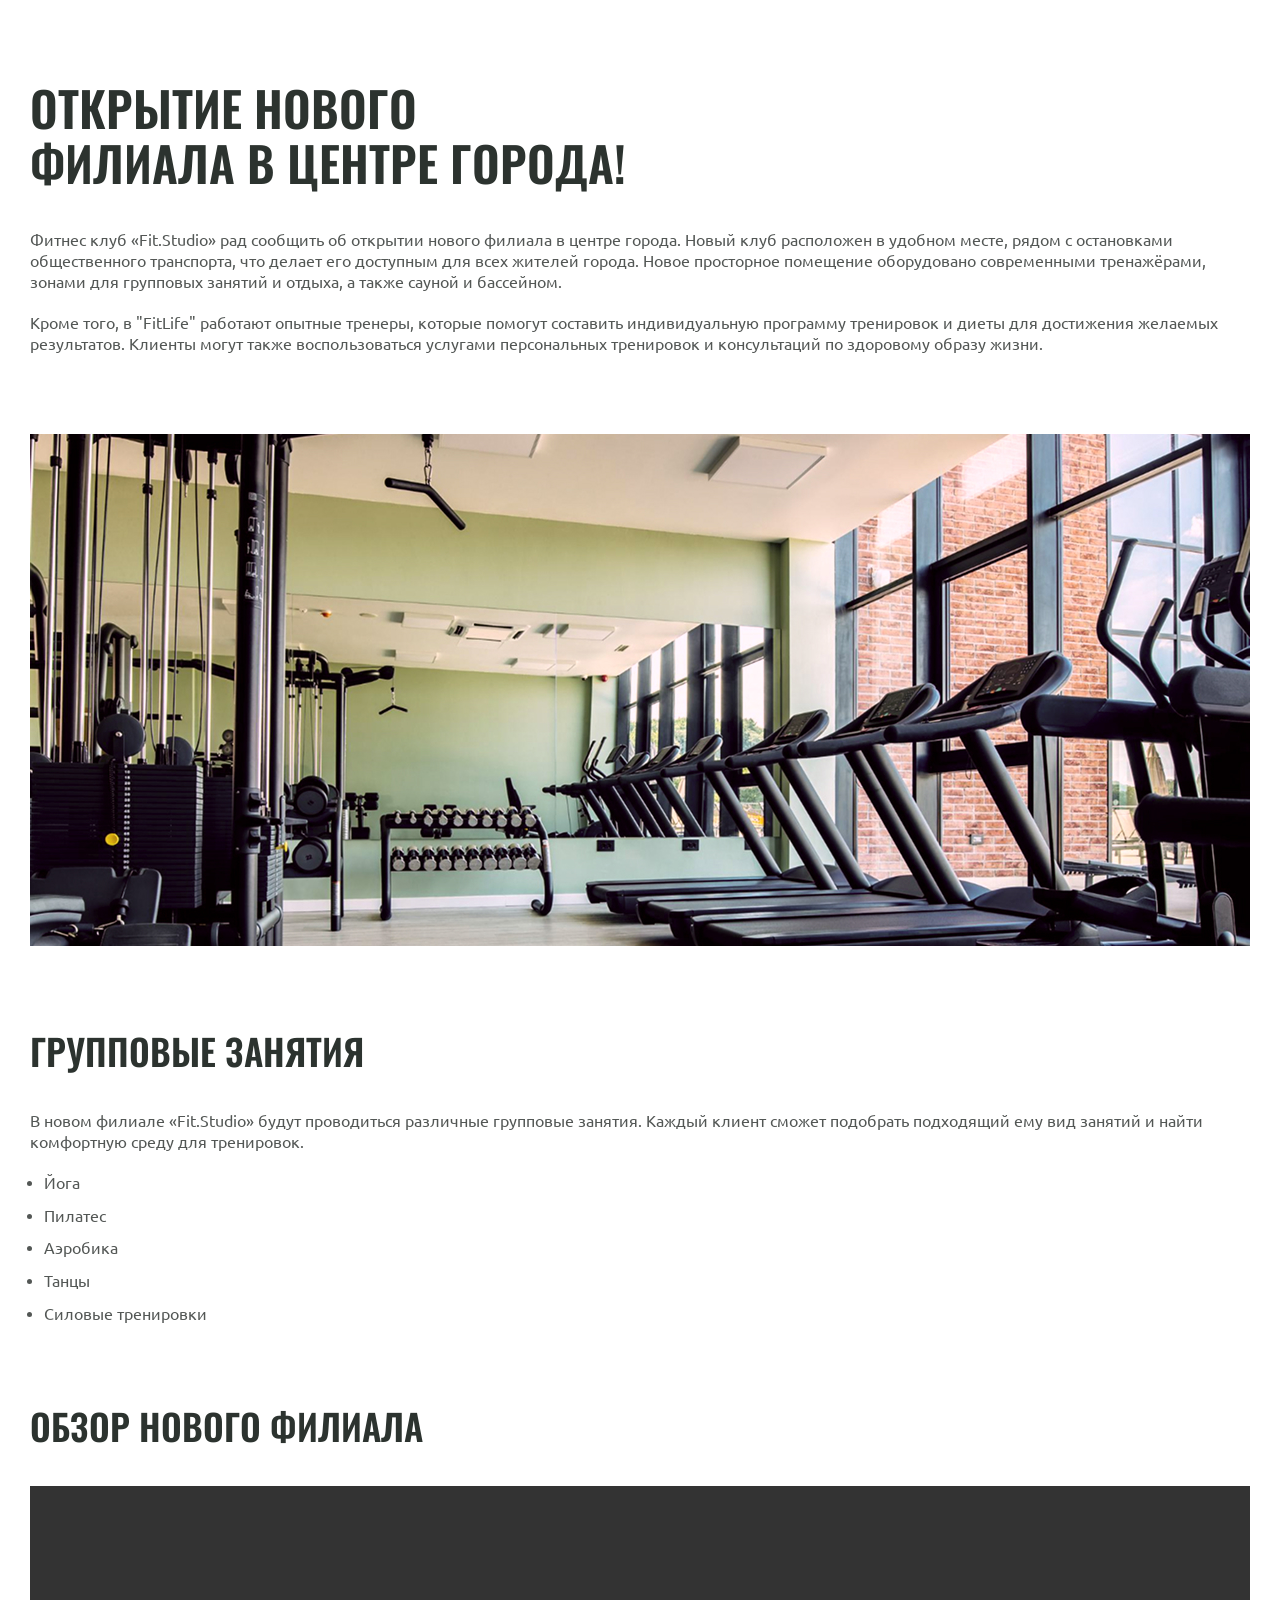
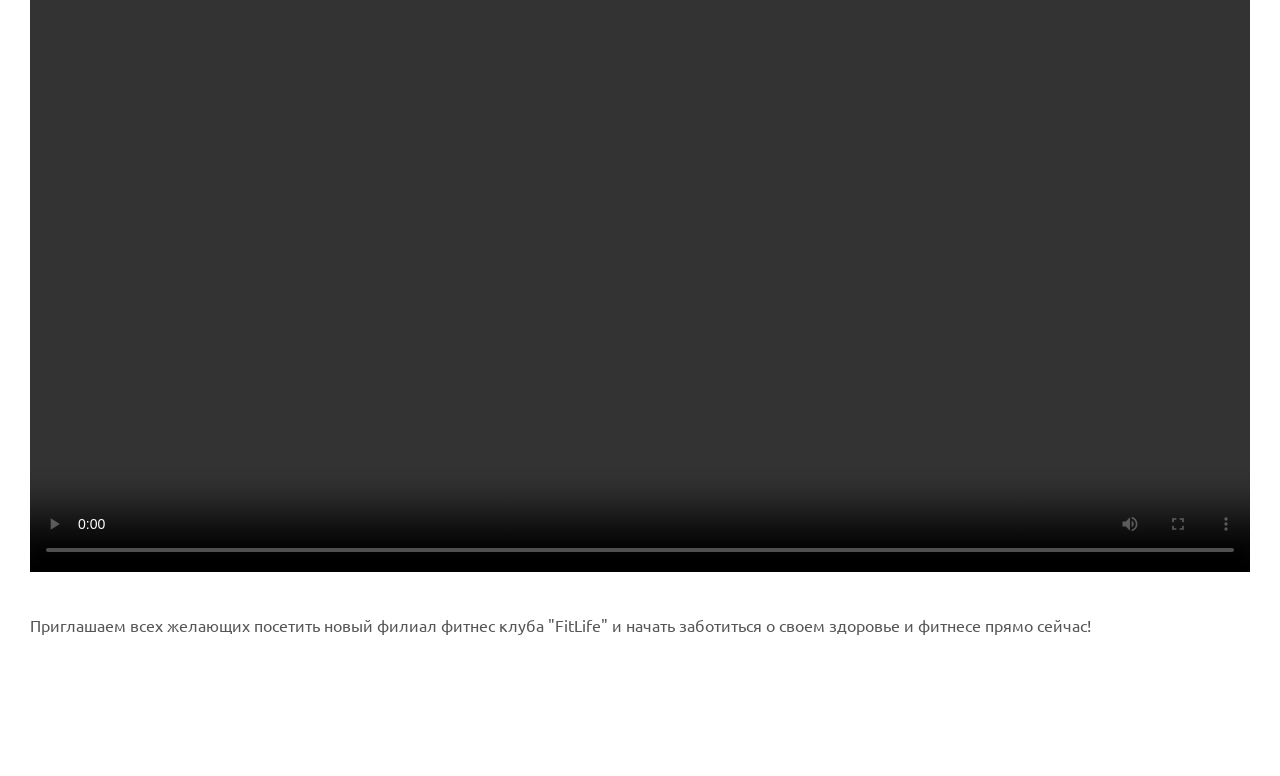
<file: fit-studio/article.html>
<!doctype html>
<html lang="ru">
  <head>
    <meta charset="UTF-8" />
    <meta name="viewport" content="width=device-width, initial-scale=1.0" />
    <title>Fit Studio - открытие нового филиала!</title>
    <link rel="stylesheet" href="./css/normalize.css" />
    <link rel="stylesheet" href="./css/fonts.css" />
    <link rel="stylesheet" href="./css/article.css" />
  </head>
  <body>
    <article class="article">
      <div class="container">
        <h1 class="article-title article-title-large">
          Открытие нового филиала в центре города!
        </h1>
        <p class="article-text">
          Фитнес клуб «Fit.Studio» рад сообщить об открытии нового филиала
          в центре города. Новый клуб расположен в удобном месте, рядом
          с остановками общественного транспорта, что делает его доступным
          для всех жителей города. Новое просторное помещение оборудовано
          современными тренажёрами, зонами для групповых занятий и отдыха,
          а также сауной и бассейном.
        </p>
        <p class="article-text article-mb">
          Кроме того, в "FitLife" работают опытные тренеры, которые помогут
          составить индивидуальную программу тренировок и диеты для достижения
          желаемых результатов. Клиенты могут также воспользоваться услугами
          персональных тренировок и консультаций по здоровому образу жизни.
        </p>
        <img
          class="article-img article-mb"
          src="./img/gym.jpg"
          width="1220"
          height="512"
          alt="Тренажерный зал"
        />
        <h2 class="article-title article-title-medium">Групповые занятия</h2>
        <p class="article-text">
          В новом филиале «Fit.Studio» будут проводиться различные групповые
          занятия. Каждый клиент сможет подобрать подходящий ему вид занятий
          и найти комфортную среду для тренировок.
        </p>
        <ul class="article-list article-text article-mb">
          <li class="article-item">Йога</li>
          <li class="article-item">Пилатес</li>
          <li class="article-item">Аэробика</li>
          <li class="article-item">Танцы</li>
          <li class="article-item">Силовые тренировки</li>
        </ul>
        <h2 class="article-title article-title-medium">Обзор нового филиала</h2>
        <video
          class="article-video"
          src="./video/gym-video.mp4"
          width="1220"
          height="686"
          controls
        ></video>
        <p class="article-text">
          Приглашаем всех желающих посетить новый филиал фитнес клуба "FitLife"
          и начать заботиться о своем здоровье и фитнесе прямо сейчас!
        </p>
      </div>
    </article>
  </body>
</html>
</file>
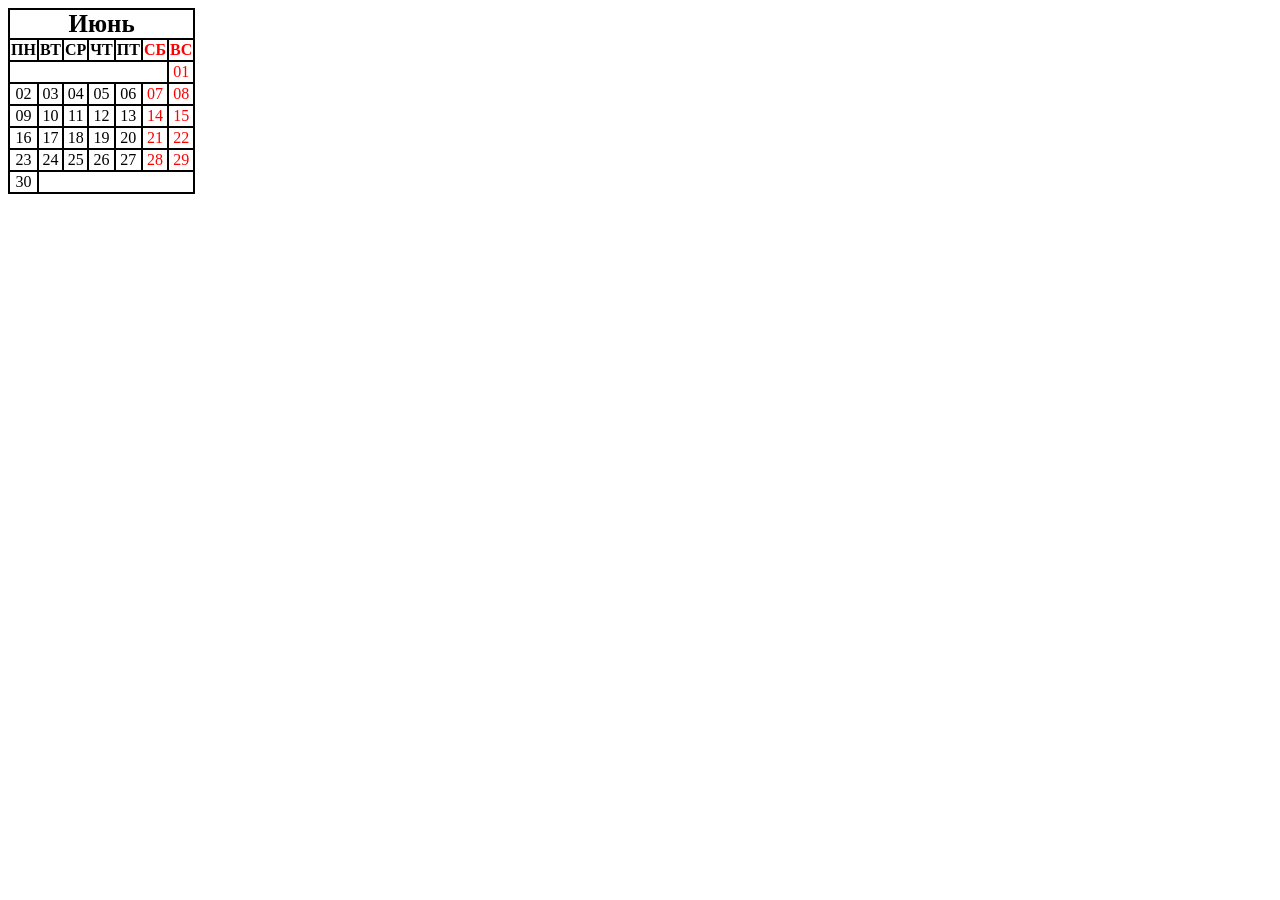
<file: kalendar/kalendar.html>
<!doctype html>
<html lang="ru">
  <head>
    <meta charset="UTF-8" />
    <meta name="viewport" content="width=device-width, initial-scale=1.0" />
    <title>Календарь</title>
    <link rel="stylesheet" href="./kalendar.css">
  </head>
  <body>
    <table>
      <caption>
        Июнь
      </caption>
      <tbody>
        <tr>
          <th>ПН</th>
          <th>ВТ</th>
          <th>СР</th>
          <th>ЧТ</th>
          <th>ПТ</th>
          <th class="weekend">СБ</th>
          <th class="weekend">ВС</th>
        </tr>
        <tr>
          <td colspan="6"></td>
          <td class="weekend">01</td>
        </tr>
         <tr>
          <td>02</td>
          <td>03</td>
          <td>04</td>
          <td>05</td>
          <td>06</td>
          <td class="weekend">07</td>
          <td class="weekend">08</td>
        </tr>
         <tr>
          <td>09</td>
          <td>10</td>
          <td>11</td>
          <td>12</td>
          <td>13</td>
          <td class="weekend">14</td>
          <td class="weekend">15</td>
           <tr>
          <td>16</td>
          <td>17</td>
          <td>18</td>
          <td>19</td>
          <td>20</td>
          <td class="weekend">21</td>
          <td class="weekend">22</td>
        </tr>
         <tr>
          <td>23</td>
          <td>24</td>
          <td>25</td>
          <td>26</td>
          <td>27</td>
          <td class="weekend">28</td>
          <td class="weekend">29</td>
        </tr>
         <tr>
          <td>30</td>
          <td colspan="6"></td>
        </tr>
        </tr>
      </tbody>
    </table>
  </body>
</html>
</file>
<file: src/style.css>
*{padding: 0;margin: 0;border: 0;}
*,*:before,*:after{-webkit-box-sizing: border-box;box-sizing: border-box;}
:focus,:active{outline: none;}
a:focus,a:active{outline: none;}
nav,footer,header,aside{display: block;}
html,body{
    height:100%;width:100%;
    font-size:100%;line-height:1;-ms-text-size-adjust:100%;-moz-text-size-adjust:100%;-webkit-text-size-adjust:100%;}
input,button,textarea{font-family:inherit;}
input::-ms-clear{display: none;}
button{cursor: pointer;}
button::-moz-focus-inner{padding:0;border:0;}
a,a:visited{text-decoration: none;}
a:hover{text-decoration: none;}
ul li{list-style: none;}
img{vertical-align: top;}
h1,h2,h3,h4,h5,h6{font-size:inherit;font-weight: inherit;}
a{color:inherit;}



body {
    font-family: "Montserrat",SansSerif;
    color: black;
}

body.overflow {
    overflow: hidden;
}



.layout {
    display: -webkit-box;
    display: -ms-flexbox;
    display: flex;
    min-height: 100vh;
}

.sidebar {
    padding: 40px 24px 40px 0;
    -ms-flex-negative: 0;
    flex-shrink: 0;
    background-color: white;
}



.content {
    -webkit-box-flex: 1;
    -ms-flex-positive: 1;
    flex-grow: 1;
    background-color: #F4F4F4;
}

.container {
    display: -webkit-box;
    display: -ms-flexbox;
    display: flex;
    -webkit-box-orient: vertical;
    -webkit-box-direction: normal;
    -ms-flex-direction: column;
    flex-direction: column;
    -webkit-box-pack: center;
    -ms-flex-pack: center;
    justify-content: center;
    -webkit-box-align: center;
    -ms-flex-align: center;
    align-items: center;
    padding: 150px 60px 80px 60px;
}


.logo {
    margin-left: 60px;
    margin-bottom: 60px;
}

.sidebar__user {
    background-color: #F4F4F4;
    padding: 20px 30px;
    margin-left: 60px;
    margin-bottom: 100px;
    border-radius: 8px;
    border: 1px solid #DADEC9;
}

.sidebar__name {
    color:#161814;
    font-size: 18px;
    font-weight: 500;
    margin-bottom: 6px;
}

.sidebar__text {
    color: #AFB1A7;
    font-size: 13px;
    font-weight: 400;
    line-height: 130%; /* 16.9px */
}

.sidebar__item {
    width: 372px;
}

.sidebar__button {
    display: -webkit-box;
    display: -ms-flexbox;
    display: flex;
    -webkit-box-align: center;
    -ms-flex-align: center;
    align-items: center;
    gap: 10px;
    padding: 20px 60px;
    margin-bottom: 12px;
    border-radius: 0px 100px 100px 0px;
    -webkit-transition: all .5s;
    -o-transition: all .5s;
    transition: all .5s;
    cursor: pointer;
    width: 90%;
    color:#161814;
    font-size: 16px;
    font-weight: 500;
}

.sidebar__button.active , .sidebar__button:hover {
    width: 100%;
    background-color: #DAF765;
}


.content__title {
    color: #161814;
    font-size: 48px;
    font-weight: 700;
    margin-bottom: 40px;
}

.content__list {
    display: -webkit-box;
    display: -ms-flexbox;
    display: flex;
    -webkit-box-align: center;
    -ms-flex-align: center;
    align-items: center;
    -ms-flex-wrap: wrap;
    flex-wrap: wrap;
    gap: 20px;
}



.content__list-item  {
    cursor: pointer;
    padding: 12px 18px;
    background-color: #fff;
    border-radius: 10px;
    border: 1px solid #DADEC9;
    -webkit-transition: all .3s;
    -o-transition: all .3s;
    transition: all .3s;
}

.content__list-item:hover,.content__list-diplom:hover {
    background-color: #AFB1A7;
}

li a {
    padding: 12px 18px;

}


.content__list-diplom {
    -webkit-transition: all .3s;
    -o-transition: all .3s;
    transition: all .3s;
    display: inline-block;
    padding: 12px 18px;
    background-color: #fff;
    border-radius: 10px;
    border: 1px solid #DADEC9;
}

.content__decor {
    display: -webkit-box;
    display: -ms-flexbox;
    display: flex;
    -webkit-box-align: center;
    -ms-flex-align: center;
    align-items: center;
}

.content__decor-text {
    color:#BEDD44;
    font-size: 36px;
    font-weight: 700;
    line-height: 110%; /* 39.6px */
}

.content__block {
    max-width: 1200px;
}

.content__block.hidden {
    display: none;
}

.content__decor-img img{
    width: 100%;
}

.burger {
    display: none;
    padding: 5px;
    position: fixed;
    top: 3%;
    right: 7%;
    width: 40px;
    height: 40px;
    background-color: #161814;
    border-radius: 50%;
    z-index: 10;
    border: 1px solid #DAF765;
}

@media (max-width: 768px) {
    .burger {
        display: block;
    }

    .sidebar {
        -webkit-transition: all .3s;
        -o-transition: all .3s;
        transition: all .3s;
        -webkit-transform: translateX(-100%);
        -ms-transform: translateX(-100%);
        transform: translateX(-100%);
        position: fixed;
        top: 0;
        left: 0;
        bottom: 0;
        z-index: 5;
    }

    .sidebar.show {
        -webkit-transform: translateX(0%);
        -ms-transform: translateX(0%);
        transform: translateX(0%);
    }

    .overlay {
        opacity: 0;
        pointer-events: none;
        -webkit-transition: all .3s;
        -o-transition: all .3s;
        transition: all .3s;
        position: absolute;
        top: 0;
        right: 0;
        left: 0;
        bottom: 0;
        z-index: 3;
        background-color: #000000e0;
    }

    .overlay.show {
        opacity: 1;
        pointer-events: all;
    }

    .container {
        padding: 40px 20px;
        min-height: 100%;
    }

    .content__decor {
        margin-top: 20px;
        -webkit-box-orient: vertical;
        -webkit-box-direction: normal;
        -ms-flex-direction: column;
        flex-direction: column;
    }
}

@media (max-width: 400px) {
    .sidebar__user {
        margin-left: 0;
    }
}
</file>
<file: fit-studio-4/css/fonts.css>
@font-face {
  font-family: "Ubuntu";

  src:
    local("Ubuntu"),
    url("../fonts/UbuntuLight.woff2") format("woff2");
  font-weight: 300;
  font-style: normal;
  font-display: swap;
}

@font-face {
  font-family: "Ubuntu";

  src:
    local("Ubuntu"),
    url("../fonts/UbuntuRegular.woff2") format("woff2");
  font-weight: 400;
  font-style: normal;
  font-display: swap;
}

@font-face {
  font-family: "Ubuntu";

  src:
    local("Ubuntu"),
    url("../fonts/UbuntuMedium.woff2") format("woff2");
  font-weight: 500;
  font-style: normal;
  font-display: swap;
}

@font-face {
  font-family: "Oswald";

  src:
    local("Oswald"),
    url("../fonts/OswaldMedium.woff2") format("woff2");
  font-weight: 500;
  font-style: normal;
  font-display: swap;
}

@font-face {
  font-family: "Oswald";

  src:
    local("Oswald"),
    url("../fonts/OswaldSemiBold.woff2") format("woff2");
  font-weight: 600;
  font-style: normal;
  font-display: swap;
}
</file>
<file: fit-studio-4/css/globals.css>
html {
  font-family: Ubuntu, sans-serif;
  font-weight: 400;
}

body *,
*::before,
*::after {
  box-sizing: border-box;
}

body {
  display: flex;
  flex-direction: column;
  min-height: 100vh;
}

h1,
h2,
h3,
h4,
h5,
h6,
p {
  margin: 0;
}

a {
  text-decoration: none;
}

.container {
  max-width: 1250px;
  margin: 0 auto;
  padding: 0 15px;
}

.text {
  font-weight: 400;
  font-size: 16px;
  line-height: 130%;
  color: #535755;
}

.button {
  display: inline-block;
  padding: 19px 32px;
  font-weight: 500;
  font-size: 15px;
  line-height: 130%;
  letter-spacing: 0.02em;
  text-align: center;
  text-transform: uppercase;
  text-decoration: none;
  color: #fff;
  background-color: #3596ed;
  transition: opacity 0.2s;
}

.button:hover {
  opacity: 0.85;
}

.section {
  margin-bottom: 140px;
}

.title-large {
  font-family: Oswald, sans-serif;
  font-weight: 600;
  font-size: 48px;
  line-height: 115%;
  max-width: 596px;
  text-transform: uppercase;
  color: #2c332f;
  margin-bottom: 40px;
}

.text-sub {
  font-weight: 300;
  font-size: 14px;
  letter-spacing: 0.04em;
  text-transform: uppercase;
  color: #858e8a;
}
</file>
<file: fit-studio-4/css/header.css>
.header-inner {
  display: flex;
  justify-content: space-between;
  align-items: center;
  gap: 10px;
  padding-top: 30px;
  padding-bottom: 30px;
  border-bottom: 1px solid #d3cbd9;
}

.phone {
  text-align: right;
}

.phone p {
  margin-bottom: 8px;
}

.phone a {
  font-weight: 500;
  font-size: 18px;
  color: #2c332f;
  transition: color 0.2s;
}

.phone a:hover {
  color: #3596ed;
}
</file>
<file: fit-studio-4/css/index.css>
.hero {
  position: relative;
  padding-top: 80px;
}

.hero::after {
  content: "";
  position: absolute;
  bottom: 106px;
  z-index: -1;
  width: 100%;
  height: 48px;
  background: url("../img/decor-large-icon.svg") repeat-x;
}

.hero-container {
  display: flex;
  align-items: center;
  gap: 28px;
}

.hero h1 {
  margin-bottom: 40px;
  font-family: Oswald, sans-serif;
  font-weight: 600;
  font-size: 62px;
  line-height: 115%;
  text-transform: uppercase;
  color: #2c332f;
}

.hero h1 strong {
  font-weight: 600;
  color: #3596ed;
}

.hero-info .text {
  max-width: 440px;
  margin-bottom: 140px;
}

.hero-images {
  position: relative;
  display: flex;
}

.hero-choose {
  position: absolute;
  top: 40px;
  left: 50%;
  transform: translateX(-50%);
  max-width: 161px;
  padding: 22px;
  border: 1px solid #535755;
  background: rgb(255 255 255 / 0.9);
  text-align: center;
}

.news-container {
  display: flex;
  gap: 28px;
}

.news-article {
  display: flex;
  flex-direction: column;
  max-width: 284px;
  background-color: #fff;
  border: 1px solid #d3cbd9;
  overflow: hidden;
}

.news-article img {
  display: block;
}

.news-info {
  padding: 20px 20px 0;
  margin-bottom: 12px;
}

.news-date {
  display: inline-block;
  margin-bottom: 8px;
}

.news-article footer {
  padding: 0 20px 20px;
  margin-top: auto;
}

.news-link {
  display: inline-flex;
  align-items: center;
  gap: 8px;
  font-weight: 400;
  font-size: 16px;
  line-height: 130%;
  color: #3596ed;
}

.news-link::after {
  content: "";
  display: inline-block;
  width: 22px;
  height: 9px;
  background-image: url("../img/arrow-right-icon.svg");
  transition: transform 0.2s;
}

.news-link:hover::after {
  transform: translateX(5px);
}
</file>
<file: fit-studio-4/css/footer.css>
.footer {
  padding: 60px 0 40px;
  margin-top: auto;
  background-image: linear-gradient(
    90deg,
    rgba(73, 169, 255, 0.2) 0%,
    rgba(252, 124, 217, 0.2) 100%
  );
  text-align: center;
}

.footer-top {
  padding-bottom: 40px;
  margin-bottom: 40px;
  border-bottom: 1px solid #d3cbd9;
}

.footer-logo {
  display: inline-block;
  margin-bottom: 40px;
}

.menu ul {
  display: flex;
  justify-content: center;
  align-items: center;
  gap: 60px;
  list-style: none;
  margin: 0;
  padding: 0;
}

.menu a {
  font-weight: 400;
  font-size: 16px;
  line-height: 130%;
  color: #535755;
  transition: color 0.2s;
}

.menu a:hover {
  color: #3596ed;
}

.copyright {
  font-weight: 400;
  font-size: 14px;
  letter-spacing: 0.04em;
  color: #858e8a;
}
</file>
<file: form-2/css/style.css>
* {
  box-sizing: border-box;
}

body {
  display: flex;
  justify-content: center;
  align-items: center;
  font-family: sans-serif;
  min-height: 100vh;
}

.form {
  border: 1px solid #588;
  border-radius: 6px;
  max-width: 400px;
  width: 100%;
  padding: 30px;
}

.form-group {
  border: none;
  padding: 0;
}

.form-group-title {
  font-weight: 700;
  padding: 0;
  margin-bottom: 15px;
}

.label {
  display: block;
  margin-bottom: 10px;
}

.textarea {
  min-height: 30px;
  max-height: 150px;
  resize: vertical;
}

.input,
.textarea {
  border: 1px solid #588;
  border-radius: 6px;
  width: 100%;
  padding: 5px 12px;
  margin-bottom: 20px;
  outline: none;
}

.input:disabled,
.textarea:disabled {
  opacity: 0.5;
}

.checkbox-label {
  padding-left: 22px;
}

.checkbox {
  position: absolute;
  appearance: none;
  outline: none;
}

.checkbox::after {
  content: "";
  position: absolute;
  width: 16px;
  height: 16px;
  margin-left: -22px;
  border: 1px solid #333;
  border-radius: 4px;
  cursor: pointer;
}

.checkbox:checked::after {
  background:
    url(../img/check-icon.svg) no-repeat center,
    #9e1fff;
}

.checkbox-text {
  font-size: 14px;
}

.button {
  border: none;
  border-radius: 6px;
  padding: 6px 18px;
  background-color: #9e1fff;
  color: #fff;
  cursor: pointer;
  transition: opacity 0.2s;
}

.button:hover {
  opacity: 0.85;
}

.button:not(:disabled):active {
  background-color: #8719db;
}

.button:disabled,
.checkbox:disabled::after {
  opacity: 0.5;
  cursor: default;
}

.input:focus-visible,
.textarea:focus-visible,
.button:focus-visible,
.checkbox:focus-visible::after {
  outline: 2px solid #9e1fff;
  outline-offset: 1px;
}
</file>
<file: form/style.css>
body {
  font-family: sans-serif;
}

.form {
  border: 1px solid #588;
  border-radius: 6px;
  max-width: 300px;
  padding: 15px;
}

.form-group {
  border: none;
  padding: 0;
}

.form-group-title {
  font-weight: 700;
  padding: 0;
  margin-bottom: 10px;
}

.label {
  display: block;
  margin-bottom: 5px;
}

.textarea {
  min-height: 30px;
  max-height: 150px;
  resize: vertical;
}

.input,
.textarea {
  border: 1px solid #588;
  border-radius: 6px;
  min-width: 220px;
  padding: 5px 12px;
  margin-bottom: 10px;
  outline: none;
}

.checkbox {
  cursor: pointer;
}

.checkbox-text {
  font-size: 14px;
}

.button {
  border: none;
  border-radius: 6px;
  padding: 5px 15px;
  cursor: pointer;
}
</file>
<file: fit-studio-2/css/fonts.css>
@font-face {
  font-family: "Ubuntu";

  src:
    local("Ubuntu"),
    url("../fonts/UbuntuLight.woff2") format("woff2");
  font-weight: 300;
  font-style: normal;
  font-display: swap;
}

@font-face {
  font-family: "Ubuntu";

  src:
    local("Ubuntu"),
    url("../fonts/UbuntuRegular.woff2") format("woff2");
  font-weight: 400;
  font-style: normal;
  font-display: swap;
}

@font-face {
  font-family: "Ubuntu";

  src:
    local("Ubuntu"),
    url("../fonts/UbuntuMedium.woff2") format("woff2");
  font-weight: 500;
  font-style: normal;
  font-display: swap;
}

@font-face {
  font-family: "Oswald";

  src:
    local("Oswald"),
    url("../fonts/OswaldMedium.woff2") format("woff2");
  font-weight: 500;
  font-style: normal;
  font-display: swap;
}

@font-face {
  font-family: "Oswald";

  src:
    local("Oswald"),
    url("../fonts/OswaldSemiBold.woff2") format("woff2");
  font-weight: 600;
  font-style: normal;
  font-display: swap;
}
</file>
<file: fit-studio-2/css/article.css>
html {
  font-family: Ubuntu, sans-serif;
  font-weight: 400;
}

body * {
  box-sizing: border-box;
}

h1,
h2,
h3,
h4,
h5,
h6,
p {
  margin: 0;
}
.container {
  max-width: 1250px;
  margin: 0 auto;
  padding: 0 15px;
}

.article {
  padding-top: 80px;
  padding-bottom: 120px;
}

.article-title {
  font-family: Oswald;
  font-weight: 600;
  line-height: 115%;
  max-width: 596px;
  text-transform: uppercase;
  color: #2c332f;
  margin-bottom: 40px;
}

.article-title-large {
  font-size: 48px;
}

.article-title-medium {
  font-size: 36px;
}

.article-text {
  margin-bottom: 20px;
  font-weight: 400;
  font-size: 16px;
  line-height: 130%;
  color: #535755;
}

.article-mb-1 {
  margin-bottom: 80px;
}

.article-mb-2 {
  margin-bottom: 40px;
}

.article-decor-wrapper {
  position: relative;
}

.article-decor-wrapper::before {
  content: " ";
  position: absolute;
  z-index: -1;
  background: url("../img/decor.svg") no-repeat;
  width: 528px;
  height: 48px;
}

.article-decor-wrapper-1::before {
  top: 100px;
  left: -350px;
}

.article-decor-wrapper-2::before {
  right: -350px;
  bottom: 136px;
}

.article-img {
  width: 100%;
}

.article-list {
  margin-top: 0;
  padding-left: 16px;
}

.article-item {
  margin-bottom: 12px;
}

.article-item::marker {
  font-size: 22px;
  color: #3596ed;
}

.article-play-button {
  position: absolute;
  top: 50%;
  left: 50%;
  transform: translate(-50%, -50%);
  display: flex;
  justify-content: center;
  align-items: center;
  width: 60px;
  height: 60px;
  padding: 0;
  background-color: #3596ed;
  border: none;
  border-radius: 50%;
  cursor: pointer;
}
</file>
<file: fit-studio-3/css/fonts.css>
@font-face {
  font-family: "Ubuntu";

  src:
    local("Ubuntu"),
    url("../fonts/UbuntuLight.woff2") format("woff2");
  font-weight: 300;
  font-style: normal;
  font-display: swap;
}

@font-face {
  font-family: "Ubuntu";

  src:
    local("Ubuntu"),
    url("../fonts/UbuntuRegular.woff2") format("woff2");
  font-weight: 400;
  font-style: normal;
  font-display: swap;
}

@font-face {
  font-family: "Ubuntu";

  src:
    local("Ubuntu"),
    url("../fonts/UbuntuMedium.woff2") format("woff2");
  font-weight: 500;
  font-style: normal;
  font-display: swap;
}

@font-face {
  font-family: "Oswald";

  src:
    local("Oswald"),
    url("../fonts/OswaldMedium.woff2") format("woff2");
  font-weight: 500;
  font-style: normal;
  font-display: swap;
}

@font-face {
  font-family: "Oswald";

  src:
    local("Oswald"),
    url("../fonts/OswaldSemiBold.woff2") format("woff2");
  font-weight: 600;
  font-style: normal;
  font-display: swap;
}
</file>
<file: fit-studio-3/css/globals.css>
html {
  font-family: Ubuntu, sans-serif;
  font-weight: 400;
}

body *,
*::before,
*::after {
  box-sizing: border-box;
}

body {
  display: flex;
  flex-direction: column;
  min-height: 100vh;
}

h1,
h2,
h3,
h4,
h5,
h6,
p {
  margin: 0;
}
.container {
  max-width: 1250px;
  margin: 0 auto;
  padding: 0 15px;
}
</file>
<file: fit-studio-3/css/header.css>
.header-inner {
  display: flex;
  justify-content: space-between;
  align-items: center;
  gap: 10px;
  padding-top: 30px;
  padding-bottom: 30px;
  border-bottom: 1px solid #d3cbd9;
}

.phone {
  font-weight: 300;
  font-size: 14px;
  letter-spacing: 0.04em;
  text-align: right;
  text-transform: uppercase;
  color: #858e8a;
}

.phone p {
  margin-bottom: 8px;
}

.phone a {
  font-weight: 500;
  font-size: 18px;
  color: #2c332f;
  transition: color 0.2s;
}

.phone a:hover {
  color: #3596ed;
}
</file>
<file: fit-studio-3/css/article.css>
.article {
  padding-top: 80px;
  padding-bottom: 120px;
}

.article-title {
  font-family: Oswald;
  font-weight: 600;
  line-height: 115%;
  max-width: 596px;
  text-transform: uppercase;
  color: #2c332f;
  margin-bottom: 40px;
}

.article-title-large {
  font-size: 48px;
}

.article-title-medium {
  font-size: 36px;
}

.article-text {
  margin-bottom: 20px;
  font-weight: 400;
  font-size: 16px;
  line-height: 130%;
  color: #535755;
}

.article-mb-1 {
  margin-bottom: 80px;
}

.article-mb-2 {
  margin-bottom: 40px;
}

.article-decor-wrapper {
  position: relative;
}

.article-decor-wrapper::before {
  content: " ";
  position: absolute;
  z-index: -1;
  background: url("../img/decor.svg") no-repeat;
  width: 528px;
  height: 48px;
}

.article-decor-wrapper-1::before {
  top: 100px;
  left: -350px;
}

.article-decor-wrapper-2::before {
  right: -350px;
  bottom: 136px;
}

.article-img {
  width: 100%;
}

.article-list {
  margin-top: 0;
  padding-left: 16px;
}

.article-item {
  margin-bottom: 12px;
}

.article-item::marker {
  font-size: 22px;
  color: #3596ed;
}

.article-play-button {
  position: absolute;
  top: 50%;
  left: 50%;
  transform: translate(-50%, -50%);
  display: flex;
  justify-content: center;
  align-items: center;
  width: 60px;
  height: 60px;
  padding: 0;
  background-color: #3596ed;
  border: none;
  border-radius: 50%;
  cursor: pointer;
}
</file>
<file: fit-studio-3/css/footer.css>
.footer {
  padding: 60px 0 40px;
  margin-top: auto;
  background-image: linear-gradient(
    90deg,
    rgba(73, 169, 255, 0.2) 0%,
    rgba(252, 124, 217, 0.2) 100%
  );
  text-align: center;
}

.footer-top {
  padding-bottom: 40px;
  margin-bottom: 40px;
  border-bottom: 1px solid #d3cbd9;
}

.footer-logo {
  display: inline-block;
  margin-bottom: 40px;
}

.menu ul {
  display: flex;
  justify-content: center;
  align-items: center;
  gap: 60px;
  list-style: none;
  margin: 0;
  padding: 0;
}

.menu a {
  font-weight: 400;
  font-size: 16px;
  line-height: 130%;
  color: #535755;
  transition: color 0.2s;
}

.menu a:hover {
  color: #3596ed;
}

.copyright {
  font-weight: 400;
  font-size: 14px;
  letter-spacing: 0.04em;
  color: #858e8a;
}
</file>
<file: fit-studio-4/css/article.css>
.article {
  padding-top: 80px;
  padding-bottom: 120px;
}

.article-title-medium {
  font-size: 36px;
}

.article-text {
  margin-bottom: 20px;
  font-weight: 400;
  font-size: 16px;
  line-height: 130%;
  color: #535755;
}

.article-mb-1 {
  margin-bottom: 80px;
}

.article-mb-2 {
  margin-bottom: 40px;
}

.article-decor-wrapper {
  position: relative;
}

.article-decor-wrapper::before {
  content: " ";
  position: absolute;
  z-index: -1;
  background: url("../img/decor.svg") no-repeat;
  width: 528px;
  height: 48px;
}

.article-decor-wrapper-1::before {
  top: 100px;
  left: -350px;
}

.article-decor-wrapper-2::before {
  right: -350px;
  bottom: 136px;
}

.article-img {
  width: 100%;
}

.article-list {
  margin-top: 0;
  padding-left: 16px;
}

.article-item {
  margin-bottom: 12px;
}

.article-item::marker {
  font-size: 22px;
  color: #3596ed;
}

.article-play-button {
  position: absolute;
  top: 50%;
  left: 50%;
  transform: translate(-50%, -50%);
  display: flex;
  justify-content: center;
  align-items: center;
  width: 60px;
  height: 60px;
  padding: 0;
  background-color: #3596ed;
  border: none;
  border-radius: 50%;
  cursor: pointer;
}
</file>
<file: fit-studio/css/fonts.css>
@font-face {
  font-family: "Ubuntu";

  src:
    local("Ubuntu"),
    url("../fonts/UbuntuLight.woff2") format("woff2");
  font-weight: 300;
  font-style: normal;
  font-display: swap;
}

@font-face {
  font-family: "Ubuntu";

  src:
    local("Ubuntu"),
    url("../fonts/UbuntuRegular.woff2") format("woff2");
  font-weight: 400;
  font-style: normal;
  font-display: swap;
}

@font-face {
  font-family: "Ubuntu";

  src:
    local("Ubuntu"),
    url("../fonts/UbuntuMedium.woff2") format("woff2");
  font-weight: 500;
  font-style: normal;
  font-display: swap;
}

@font-face {
  font-family: "Oswald";

  src:
    local("Oswald"),
    url("../fonts/OswaldMedium.woff2") format("woff2");
  font-weight: 500;
  font-style: normal;
  font-display: swap;
}

@font-face {
  font-family: "Oswald";

  src:
    local("Oswald"),
    url("../fonts/OswaldSemiBold.woff2") format("woff2");
  font-weight: 600;
  font-style: normal;
  font-display: swap;
}
</file>
<file: fit-studio/css/article.css>
html {
  font-family: Ubuntu, sans-serif;
  font-weight: 400;
}

body * {
  box-sizing: border-box;
}

h1,
h2,
h3,
h4,
h5,
h6,
p {
  margin: 0;
}
.container {
  max-width: 1250px;
  margin: 0 auto;
  padding: 0 15px;
}

.article {
  padding-top: 80px;
  padding-bottom: 120px;
}

.article-title {
  font-family: Oswald;
  font-weight: 600;
  line-height: 115%;
  max-width: 596px;
  text-transform: uppercase;
  color: #2c332f;
  margin-bottom: 40px;
}

.article-title-large {
  font-size: 48px;
}

.article-title-medium {
  font-size: 36px;
}

.article-text {
  margin-bottom: 20px;
  font-weight: 400;
  font-size: 16px;
  line-height: 130%;
  color: #535755;
}

.article-mb {
  margin-bottom: 80px;
}

.article-img {
  width: 100%;
}

.article-list {
  margin-top: 0;
  padding-left: 14px;
}

.article-item {
  margin-bottom: 12px;
}

.article-video {
  width: 100%;
  margin-bottom: 40px;
}
</file>
<file: kalendar/kalendar.css>
caption {
  border-style: solid;
  border-width: 2px;
  border-color: black;
  font-weight: 700;
  font-size: 25px;
  text-align: center;
  vertical-align: middle;
  border-bottom: none;
}
th {
  border-style: solid;
  border-width: 2px;
  border-color: black;
  text-align: center;
}
td {
  border-style: solid;
  border-width: 2px;
  border-color: black;
  text-align: center;
}

table {
  border-collapse: collapse;
}
.weekend {
  color: red;
}
</file>
